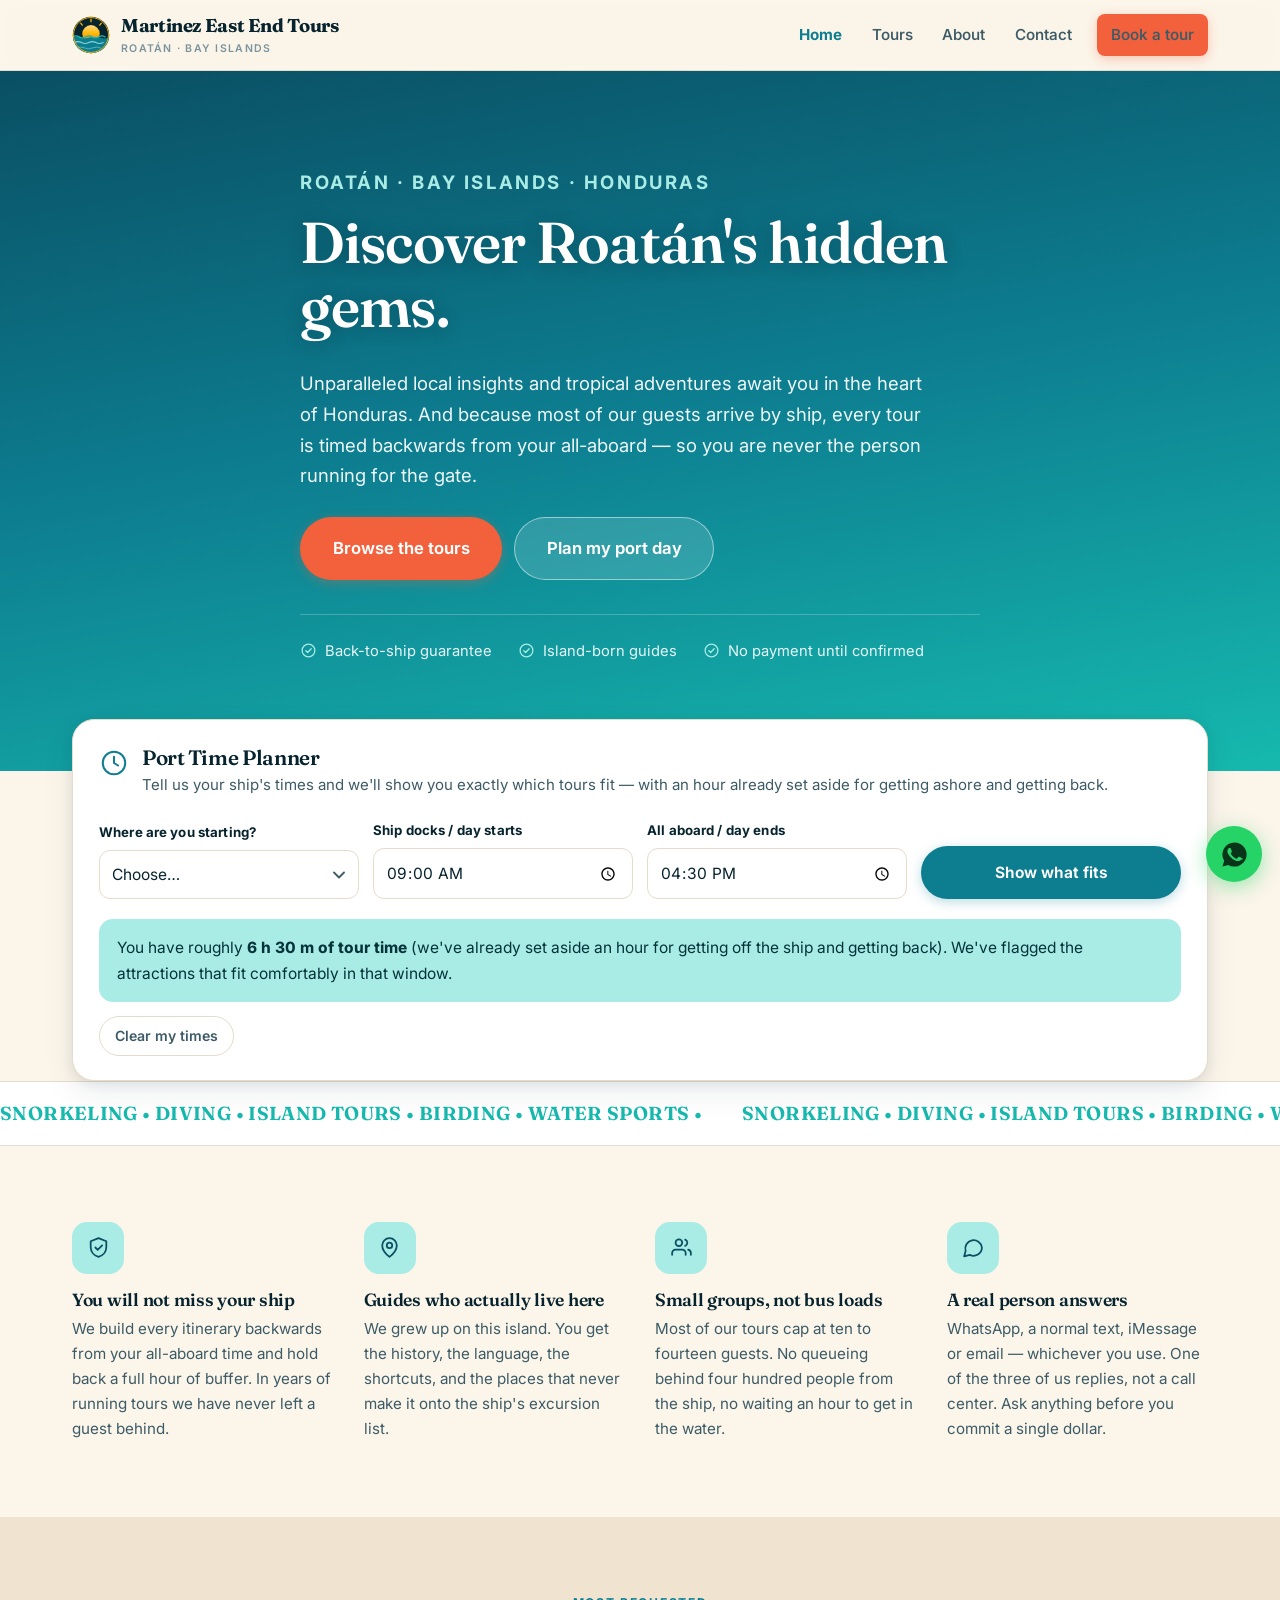
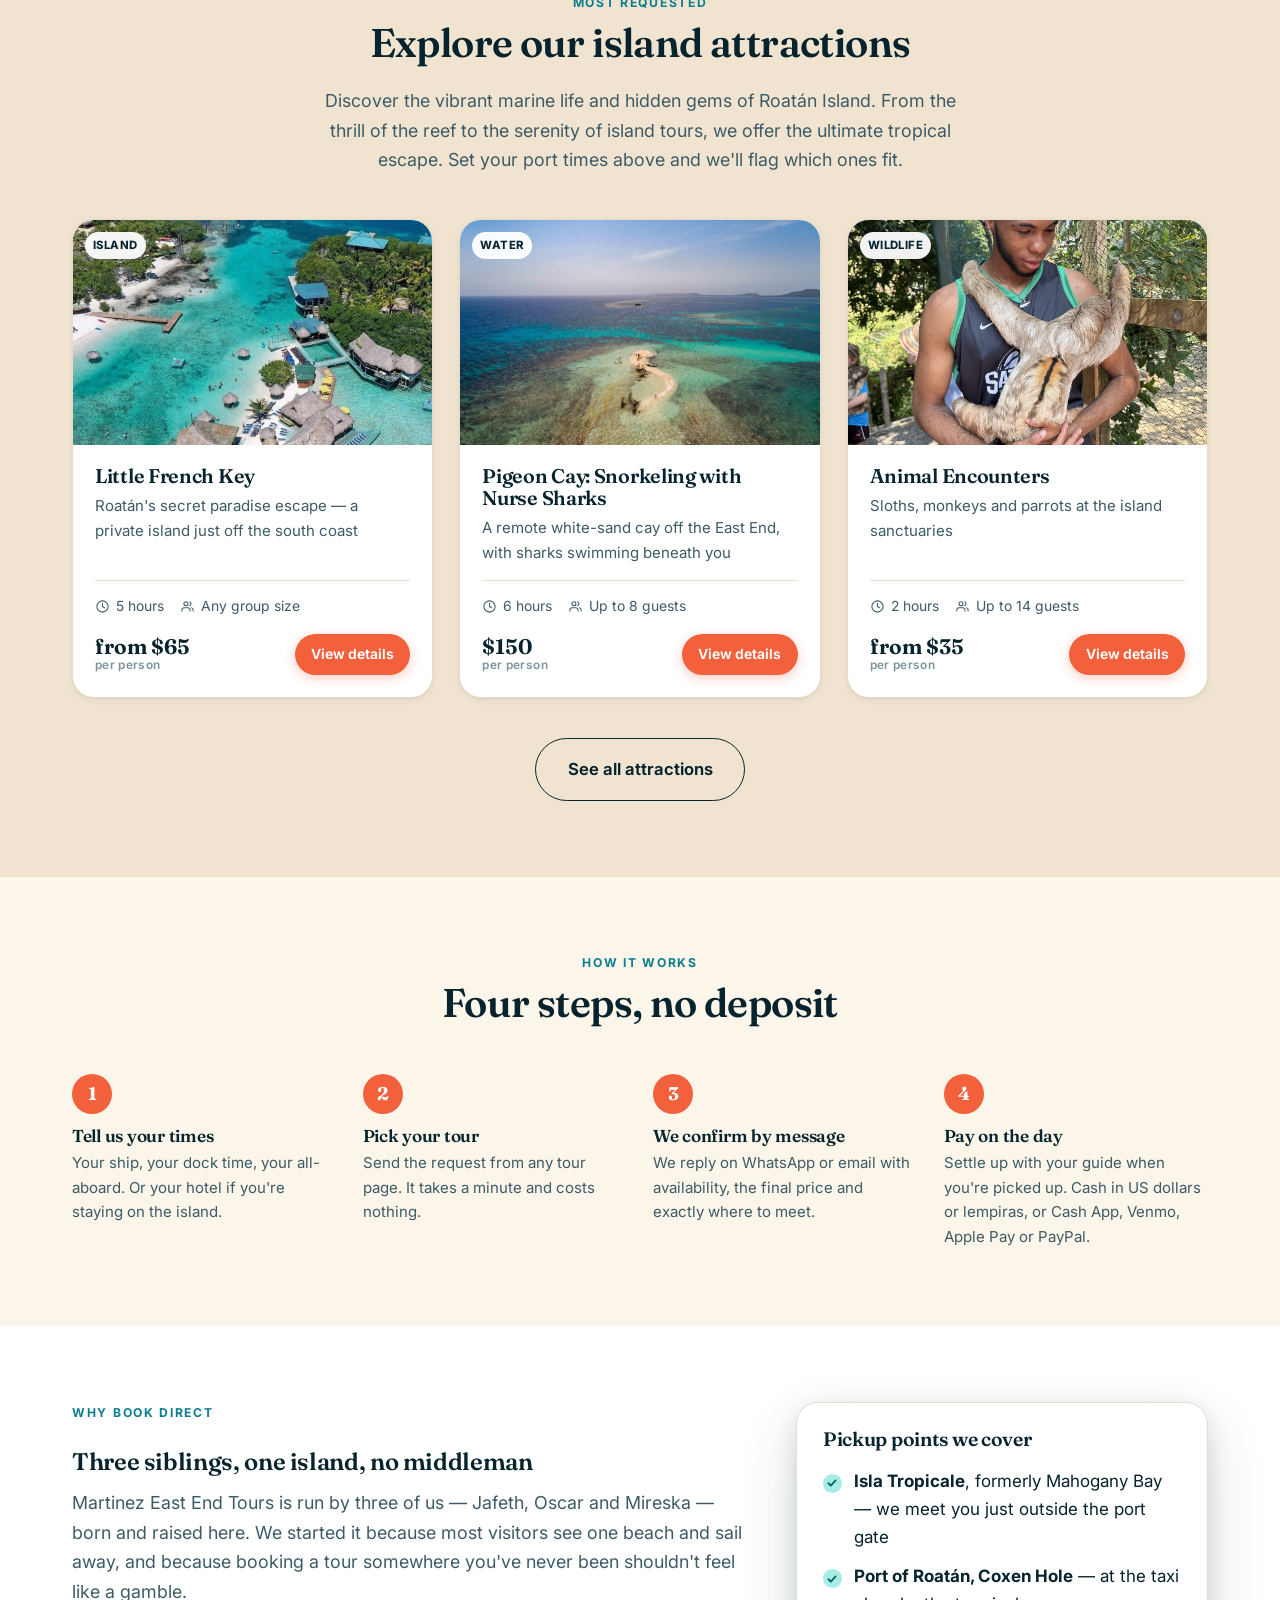
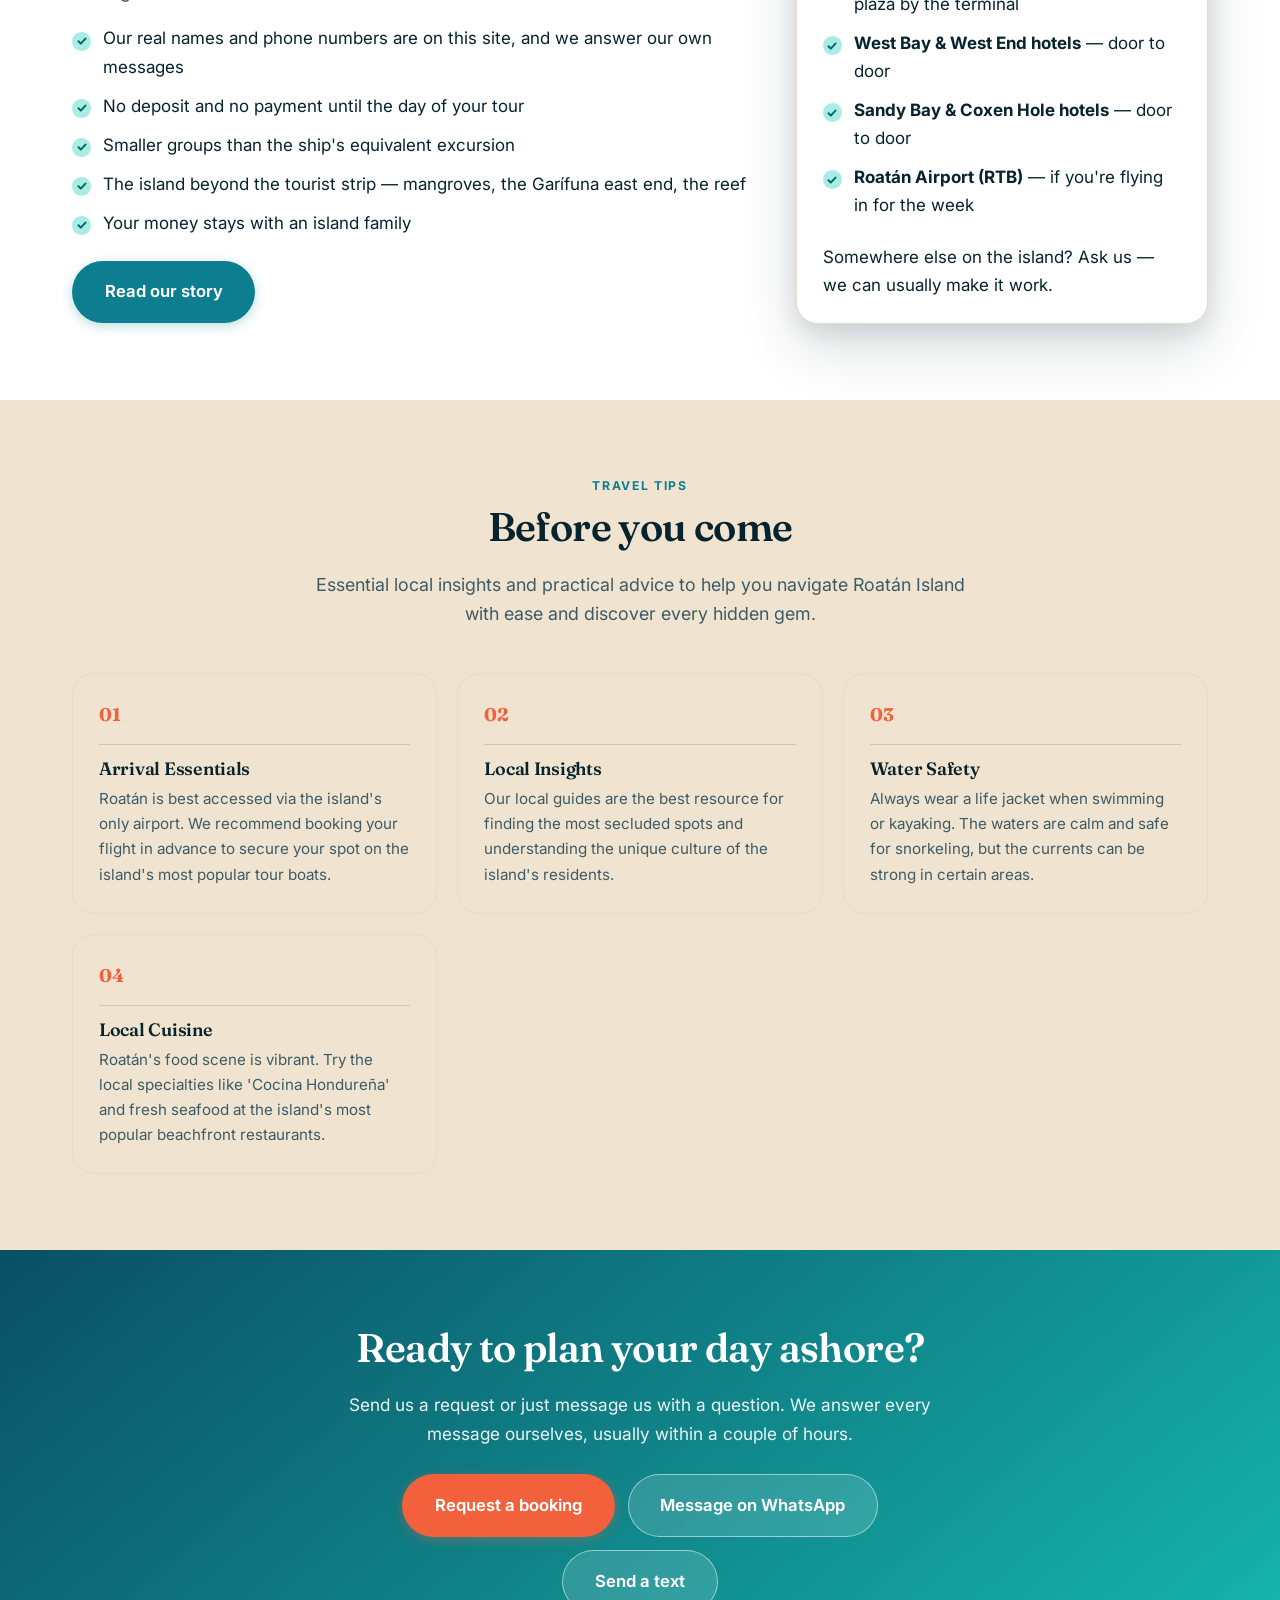
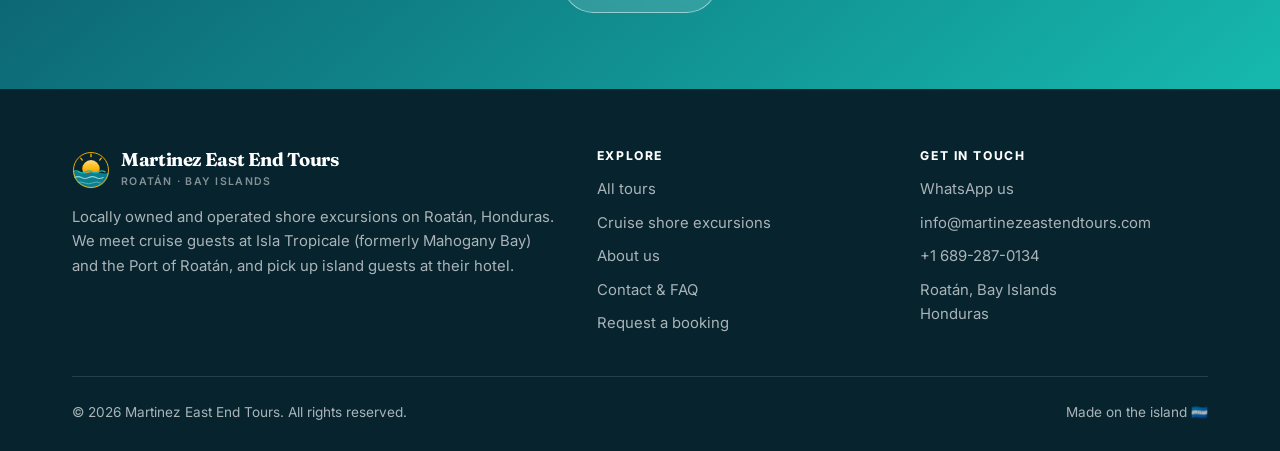
<file: index.html>
<!DOCTYPE html>
<html lang="en">
<head>
<meta charset="utf-8">
<meta name="viewport" content="width=device-width, initial-scale=1">
<title>Roatán Shore Excursions | Martinez East End Tours</title>
<meta name="description" content="Shore excursions in Roatán, Honduras, run by three siblings born on the island. The reef, the mangroves and the Garífuna east end — booked direct, no deposit, and every tour timed to get you back before all-aboard.">
<meta name="theme-color" content="#0d7d90">
<meta property="og:type" content="website">
<meta property="og:title" content="Roatán Shore Excursions | Martinez East End Tours">
<meta property="og:description" content="Locally run shore excursions in Roatán, Honduras. Snorkel the reef, meet the monkeys, zip line the jungle — with pickup at Isla Tropicale (formerly Mahogany Bay) and the Port of Roatán, and every tour timed to get you back before all-aboard.">
<meta property="og:locale" content="en_US">
<meta property="og:image" content="https://martinezeastendtours.com/assets/img/logo-1024.png">
<meta property="og:url" content="https://martinezeastendtours.com/">
<meta property="og:site_name" content="Martinez East End Tours">
<meta name="twitter:card" content="summary">
<link rel="canonical" href="https://martinezeastendtours.com/">
<link rel="icon" type="image/svg+xml" href="assets/img/logo-icon.svg">
<link rel="icon" type="image/png" sizes="32x32" href="assets/img/icon-32.png">
<link rel="apple-touch-icon" sizes="180x180" href="assets/img/icon-180.png">
<link rel="preconnect" href="https://fonts.googleapis.com">
<link rel="preconnect" href="https://fonts.gstatic.com" crossorigin>
<link rel="stylesheet" href="https://fonts.googleapis.com/css2?family=Fraunces:opsz,wght@9..144,500;9..144,600;9..144,700&family=Inter:wght@400;500;600;700&display=swap">
<link rel="stylesheet" href="assets/css/styles.css">
</head>
<body>
<a class="skip" href="#main">Skip to content</a>
<header class="hdr">
  <div class="wrap hdr__in">
    <a class="brand" href="index.html">
      <img class="brand__mark" src="assets/img/logo-icon.svg" alt="" width="40" height="40">
      <span><span class="brand__name" data-site="name">Martinez East End Tours</span>
      <span class="brand__sub">Roatán · Bay Islands</span></span>
    </a>
    <button class="navtoggle" type="button" aria-label="Menu" aria-expanded="false"><span></span></button>
    <nav class="nav" aria-label="Main">
      <a href="index.html" aria-current="page">Home</a>
      <a href="tours.html">Tours</a>
      <a href="about.html">About</a>
      <a href="contact.html">Contact</a>
      <a class="btn btn--primary btn--sm" href="book.html">Book a tour</a>
    </nav>
  </div>
</header>
<main id="main">

  <section class="hero">
    <div class="wrap hero__in">
      <p class="eyebrow">Roatán · Bay Islands · Honduras</p>
      <h1>Discover Roatán's hidden gems.</h1>
      <p>Unparalleled local insights and tropical adventures await you in the heart of
         Honduras. And because most of our guests arrive by ship, every tour is timed
         backwards from your all-aboard — so you are never the person running for the gate.</p>
      <div class="hero__cta">
        <a class="btn btn--primary btn--lg" href="tours.html">Browse the tours</a>
        <a class="btn btn--light btn--lg" href="#planner-section">Plan my port day</a>
      </div>
      <div class="hero__trust">
        <span><svg width="17" height="17" viewBox="0 0 24 24" fill="none" stroke="#a9ece5" stroke-width="1.8" stroke-linecap="round" stroke-linejoin="round"><circle cx="12" cy="12" r="9"/><path d="M8.2 12.3l2.6 2.6 5-5.4"/></svg> Back-to-ship guarantee</span>
        <span><svg width="17" height="17" viewBox="0 0 24 24" fill="none" stroke="#a9ece5" stroke-width="1.8" stroke-linecap="round" stroke-linejoin="round"><circle cx="12" cy="12" r="9"/><path d="M8.2 12.3l2.6 2.6 5-5.4"/></svg> Island-born guides</span>
        <span><svg width="17" height="17" viewBox="0 0 24 24" fill="none" stroke="#a9ece5" stroke-width="1.8" stroke-linecap="round" stroke-linejoin="round"><circle cx="12" cy="12" r="9"/><path d="M8.2 12.3l2.6 2.6 5-5.4"/></svg> No payment until confirmed</span>
      </div>
    </div>
  </section>

  <section id="planner-section" class="wrap">
    <form class="planner planner--float" id="planner">
      <div class="planner__head">
        <svg width="30" height="30" viewBox="0 0 24 24" fill="none" stroke="#0d7d90" stroke-width="1.6" stroke-linecap="round" stroke-linejoin="round"><circle cx="12" cy="12" r="9"/><path d="M12 7v5l3.2 2"/></svg>
        <div>
          <h2>Port Time Planner</h2>
          <p>Tell us your ship's times and we'll show you exactly which tours fit — with an hour already set aside for getting ashore and getting back.</p>
        </div>
      </div>
      <div class="planner__grid">
        <div class="field">
          <label for="p-pickup">Where are you starting?</label>
          <select id="p-pickup" name="pickup">
            <option value="">Choose…</option>
            <option value="mahogany">Isla Tropicale (formerly Mahogany Bay)</option>
            <option value="coxen">Port of Roatán (Coxen Hole)</option>
            <option value="hotel">My hotel on the island</option>
            <option value="airport">Roatán Airport (RTB)</option>
          </select>
        </div>
        <div class="field">
          <label for="p-arrive">Ship docks / day starts</label>
          <input type="time" id="p-arrive" name="arrive" value="09:00">
        </div>
        <div class="field">
          <label for="p-aboard">All aboard / day ends</label>
          <input type="time" id="p-aboard" name="aboard" value="16:30">
        </div>
        <div class="field">
          <span class="label" aria-hidden="true">&nbsp;</span>
          <button class="btn btn--sea" type="submit">Show what fits</button>
        </div>
      </div>
      <div class="planner__out" id="plannerOut" role="status" aria-live="polite"></div>
      <p style="margin:14px 0 0"><button type="button" class="chip" id="plannerReset">Clear my times</button></p>
    </form>
  </section>

  <div class="marquee" aria-hidden="true">
    <div class="marquee__in">
      <span>SNORKELING • DIVING • ISLAND TOURS • BIRDING • WATER SPORTS •</span>
      <span>SNORKELING • DIVING • ISLAND TOURS • BIRDING • WATER SPORTS •</span>
    </div>
  </div>

  <section class="section">
    <div class="wrap">
      <div class="feats">
        <div class="feat">
          <div class="feat__ico"><svg width="25" height="25" viewBox="0 0 24 24" fill="none" stroke="#0a4f63" stroke-width="1.7" stroke-linecap="round" stroke-linejoin="round"><path d="M12 3l7.5 3v5.5c0 4.5-3.1 8.3-7.5 9.5-4.4-1.2-7.5-5-7.5-9.5V6z"/><path d="M9 12l2.2 2.2L15.5 10"/></svg></div>
          <h3>You will not miss your ship</h3>
          <p>We build every itinerary backwards from your all-aboard time and hold back a full hour of buffer. In years of running tours we have never left a guest behind.</p>
        </div>
        <div class="feat">
          <div class="feat__ico"><svg width="25" height="25" viewBox="0 0 24 24" fill="none" stroke="#0a4f63" stroke-width="1.7" stroke-linecap="round" stroke-linejoin="round"><path d="M12 21s7-5.6 7-11a7 7 0 1 0-14 0c0 5.4 7 11 7 11z"/><circle cx="12" cy="10" r="2.6"/></svg></div>
          <h3>Guides who actually live here</h3>
          <p>We grew up on this island. You get the history, the language, the shortcuts, and the places that never make it onto the ship's excursion list.</p>
        </div>
        <div class="feat">
          <div class="feat__ico"><svg width="25" height="25" viewBox="0 0 24 24" fill="none" stroke="#0a4f63" stroke-width="1.7" stroke-linecap="round" stroke-linejoin="round"><path d="M16 19v-1.6a3.4 3.4 0 0 0-3.4-3.4H6.4A3.4 3.4 0 0 0 3 17.4V19"/><circle cx="9.5" cy="7.5" r="3.2"/><path d="M21 19v-1.6a3.4 3.4 0 0 0-2.6-3.3"/><path d="M15.5 4.5a3.2 3.2 0 0 1 0 6"/></svg></div>
          <h3>Small groups, not bus loads</h3>
          <p>Most of our tours cap at ten to fourteen guests. No queueing behind four hundred people from the ship, no waiting an hour to get in the water.</p>
        </div>
        <div class="feat">
          <div class="feat__ico"><svg width="25" height="25" viewBox="0 0 24 24" fill="none" stroke="#0a4f63" stroke-width="1.7" stroke-linecap="round" stroke-linejoin="round"><path d="M21 12a8 8 0 0 1-11.6 7.1L4 20.5l1.4-5.2A8 8 0 1 1 21 12z"/></svg></div>
          <h3>A real person answers</h3>
          <p>WhatsApp, a normal text, iMessage or email — whichever you use. One of the three of us replies, not a call center. Ask anything before you commit a single dollar.</p>
        </div>
      </div>
    </div>
  </section>

  <section class="section section--sand">
    <div class="wrap">
      <div class="center narrow" style="margin-bottom:44px">
        <p class="eyebrow">Most requested</p>
        <h2>Explore our island attractions</h2>
        <p class="lede">Discover the vibrant marine life and hidden gems of Roatán Island. From the thrill of the reef to the serenity of island tours, we offer the ultimate tropical escape. Set your port times above and we'll flag which ones fit.</p>
      </div>
      <div class="grid" id="featured"></div>
      <div class="center" style="margin-top:40px">
        <a class="btn btn--ghost btn--lg" href="tours.html">See all attractions</a>
      </div>
    </div>
  </section>

  <section class="section">
    <div class="wrap">
      <div class="center narrow" style="margin-bottom:48px">
        <p class="eyebrow">How it works</p>
        <h2>Four steps, no deposit</h2>
      </div>
      <div class="steps">
        <div class="step">
          <h3>Tell us your times</h3>
          <p>Your ship, your dock time, your all-aboard. Or your hotel if you're staying on the island.</p>
        </div>
        <div class="step">
          <h3>Pick your tour</h3>
          <p>Send the request from any tour page. It takes a minute and costs nothing.</p>
        </div>
        <div class="step">
          <h3>We confirm by message</h3>
          <p>We reply on WhatsApp or email with availability, the final price and exactly where to meet.</p>
        </div>
        <div class="step">
          <h3>Pay on the day</h3>
          <p>Settle up with your guide when you're picked up. Cash in US dollars or lempiras, or Cash App, Venmo, Apple Pay or PayPal.</p>
        </div>
      </div>
    </div>
  </section>

  <section class="section section--white">
    <div class="wrap">
      <div class="detail" style="align-items:center">
        <div>
          <p class="eyebrow">Why book direct</p>
          <h2>Three siblings, one island, no middleman</h2>
          <p class="lede">Martinez East End Tours is run by three of us — Jafeth, Oscar and Mireska — born and raised here. We started it because most visitors see one beach and sail away, and because booking a tour somewhere you've never been shouldn't feel like a gamble.</p>
          <ul class="ticks">
            <li>Our real names and phone numbers are on this site, and we answer our own messages</li>
            <li>No deposit and no payment until the day of your tour</li>
            <li>Smaller groups than the ship's equivalent excursion</li>
            <li>The island beyond the tourist strip — mangroves, the Garífuna east end, the reef</li>
            <li>Your money stays with an island family</li>
          </ul>
          <a class="btn btn--sea btn--lg" href="about.html">Read our story</a>
        </div>
        <div>
          <div class="planner" style="box-shadow:var(--shadow-lg)">
            <h3 style="margin-bottom:16px">Pickup points we cover</h3>
            <ul class="ticks">
              <li><strong>Isla Tropicale</strong>, formerly Mahogany Bay — we meet you just outside the port gate</li>
              <li><strong>Port of Roatán, Coxen Hole</strong> — at the taxi plaza by the terminal</li>
              <li><strong>West Bay &amp; West End hotels</strong> — door to door</li>
              <li><strong>Sandy Bay &amp; Coxen Hole hotels</strong> — door to door</li>
              <li><strong>Roatán Airport (RTB)</strong> — if you're flying in for the week</li>
            </ul>
            <p class="hint" style="margin:0">Somewhere else on the island? Ask us — we can usually make it work.</p>
          </div>
        </div>
      </div>
    </div>
  </section>

  <!-- =====================================================================
       ✏️  REAL REVIEWS GO HERE
       Once you have genuine reviews from guests, paste them in below and
       delete this comment. Never publish invented reviews — it is illegal
       in many countries and it is the fastest way to lose a Tripadvisor
       listing. Ask every happy guest for one; you will have plenty quickly.

       <section class="section section--sand">
         <div class="wrap">
           <div class="center narrow" style="margin-bottom:44px">
             <p class="eyebrow">Guest reviews</p>
             <h2>What our guests say</h2>
           </div>
           <div class="grid">
             <article class="card"><div class="card__body">
               <p>"Their words here."</p>
               <p class="card__tag"><strong>Guest name</strong> · Ship or month</p>
             </div></article>
           </div>
         </div>
       </section>
  ====================================================================== -->

  <section class="section section--sand">
    <div class="wrap">
      <div class="center narrow" style="margin-bottom:44px">
        <p class="eyebrow">Travel tips</p>
        <h2>Before you come</h2>
        <p class="lede">Essential local insights and practical advice to help you navigate Roatán Island with ease and discover every hidden gem.</p>
      </div>
      <div class="tips" id="tips"></div>
    </div>
  </section>

  <section class="section cta">
    <div class="wrap narrow">
      <h2>Ready to plan your day ashore?</h2>
      <p>Send us a request or just message us with a question. We answer every message ourselves, usually within a couple of hours.</p>
      <div class="cta__btns">
        <a class="btn btn--primary btn--lg" href="book.html">Request a booking</a>
        <a class="btn btn--light btn--lg" data-wa="" href="#">Message on WhatsApp</a>
        <a class="btn btn--light btn--lg" data-sms="" href="#">Send a text</a>
      </div>
    </div>
  </section>

</main>
<footer class="ftr">
  <div class="wrap">
    <div class="ftr__grid">
      <div class="ftr__brand">
        <a class="brand" href="index.html">
          <img class="brand__mark" src="assets/img/logo-icon.svg" alt="" width="40" height="40">
          <span><span class="brand__name" data-site="name">Martinez East End Tours</span>
          <span class="brand__sub">Roatán · Bay Islands</span></span>
        </a>
        <p>Locally owned and operated shore excursions on Roatán, Honduras. We meet cruise guests at Isla Tropicale (formerly Mahogany Bay) and the Port of Roatán, and pick up island guests at their hotel.</p>
        <div class="ftr__social">
          <a data-social="facebook" href="#" aria-label="Facebook"><svg width="19" height="19" viewBox="0 0 24 24" fill="currentColor"><path d="M14 9h3V6h-3c-2.2 0-4 1.8-4 4v2H8v3h2v7h3v-7h3l1-3h-4v-2c0-.6.4-1 1-1z"/></svg></a>
          <a data-social="instagram" href="#" aria-label="Instagram"><svg width="19" height="19" viewBox="0 0 24 24" fill="none" stroke="currentColor" stroke-width="1.9"><rect x="3.5" y="3.5" width="17" height="17" rx="5"/><circle cx="12" cy="12" r="3.8"/><circle cx="17.2" cy="6.9" r="1.2" fill="currentColor" stroke="none"/></svg></a>
          <a data-social="tripadvisor" href="#" aria-label="Tripadvisor"><svg width="19" height="19" viewBox="0 0 24 24" fill="none" stroke="currentColor" stroke-width="1.9"><circle cx="7.5" cy="12.5" r="4"/><circle cx="16.5" cy="12.5" r="4"/><path d="M7.5 12.5h.01M16.5 12.5h.01" stroke-width="2.6" stroke-linecap="round"/><path d="M9 7.5c2-1 4-1 6 0"/></svg></a>
        </div>
      </div>
      <div>
        <h4>Explore</h4>
        <ul>
          <li><a href="tours.html">All tours</a></li>
          <li><a href="tours.html">Cruise shore excursions</a></li>
          <li><a href="about.html">About us</a></li>
          <li><a href="contact.html">Contact &amp; FAQ</a></li>
          <li><a href="book.html">Request a booking</a></li>
        </ul>
      </div>
      <div>
        <h4>Get in touch</h4>
        <ul>
          <li><a data-wa="" href="#">WhatsApp us</a></li>
          <li><a data-mailto href="#"></a></li>
          <li><a data-tel href="#"></a></li>
          <li>Roatán, Bay Islands<br>Honduras</li>
        </ul>
      </div>
    </div>
    <div class="ftr__base">
      <span>&copy; <span id="year">2026</span> <span data-site="name">Martinez East End Tours</span>. All rights reserved.</span>
      <span>Made on the island 🇭🇳</span>
    </div>
  </div>
</footer>
<a class="wafloat" data-wa="" href="#" aria-label="Chat with us on WhatsApp">
  <svg width="29" height="29" viewBox="0 0 24 24" fill="#08341a"><path d="M12 2a10 10 0 0 0-8.5 15.2L2 22l4.9-1.4A10 10 0 1 0 12 2zm5.6 14.1c-.2.7-1.4 1.3-1.9 1.3-.5.1-1.1.1-1.8-.1-.4-.1-1-.3-1.7-.6-2.9-1.3-4.8-4.3-5-4.5-.1-.2-1.1-1.5-1.1-2.9s.7-2 1-2.3c.2-.3.5-.4.7-.4h.5c.2 0 .4 0 .6.5s.8 2 .9 2.1c.1.2.1.3 0 .5s-.2.4-.3.5l-.4.5c-.2.2-.3.3-.1.7.2.3.9 1.5 1.9 2.4 1.3 1.1 2.3 1.5 2.6 1.6.3.2.5.1.7-.1s.8-.9 1-1.2c.2-.3.4-.3.7-.2s1.8.9 2.1 1c.3.2.5.2.6.4.1.1.1.6-.1 1.3z"/></svg>
</a>
<script src="assets/js/data.js"></script>
<script src="assets/js/app.js"></script>
</body>
</html>
</file>
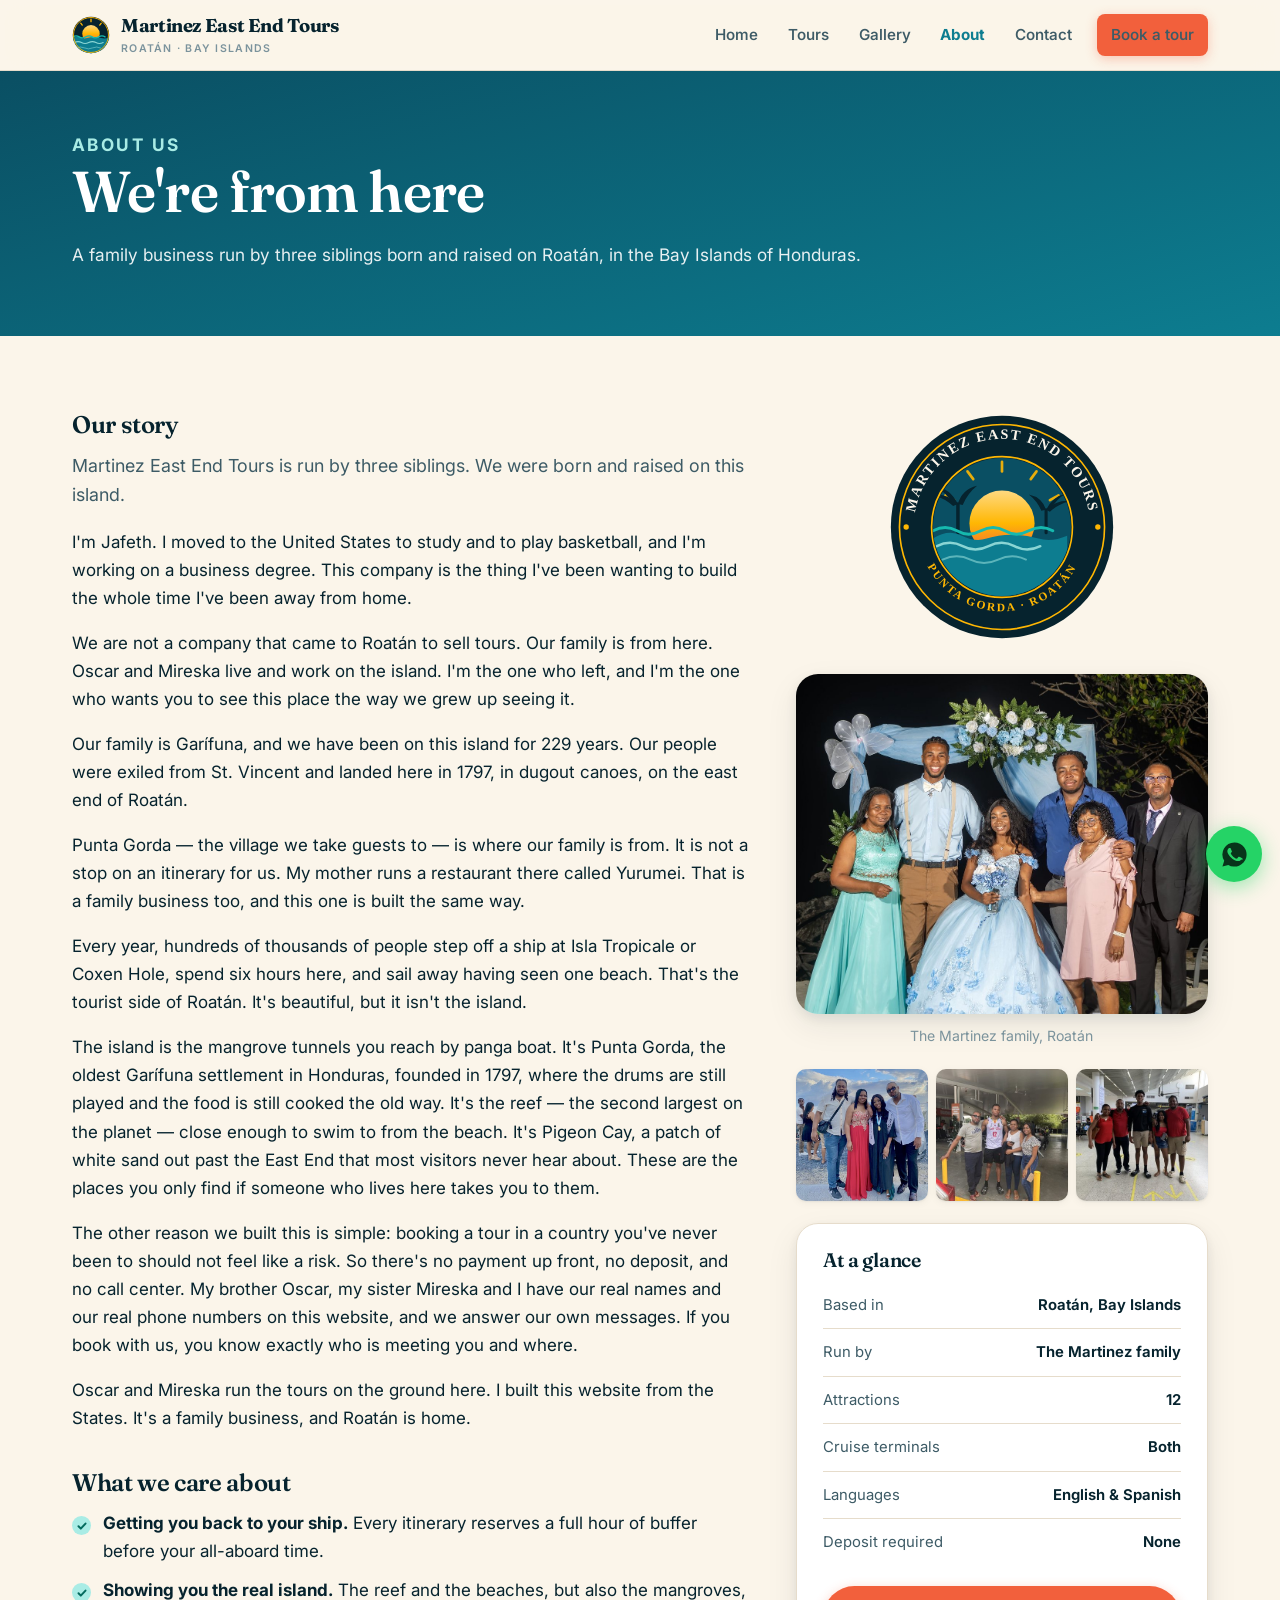
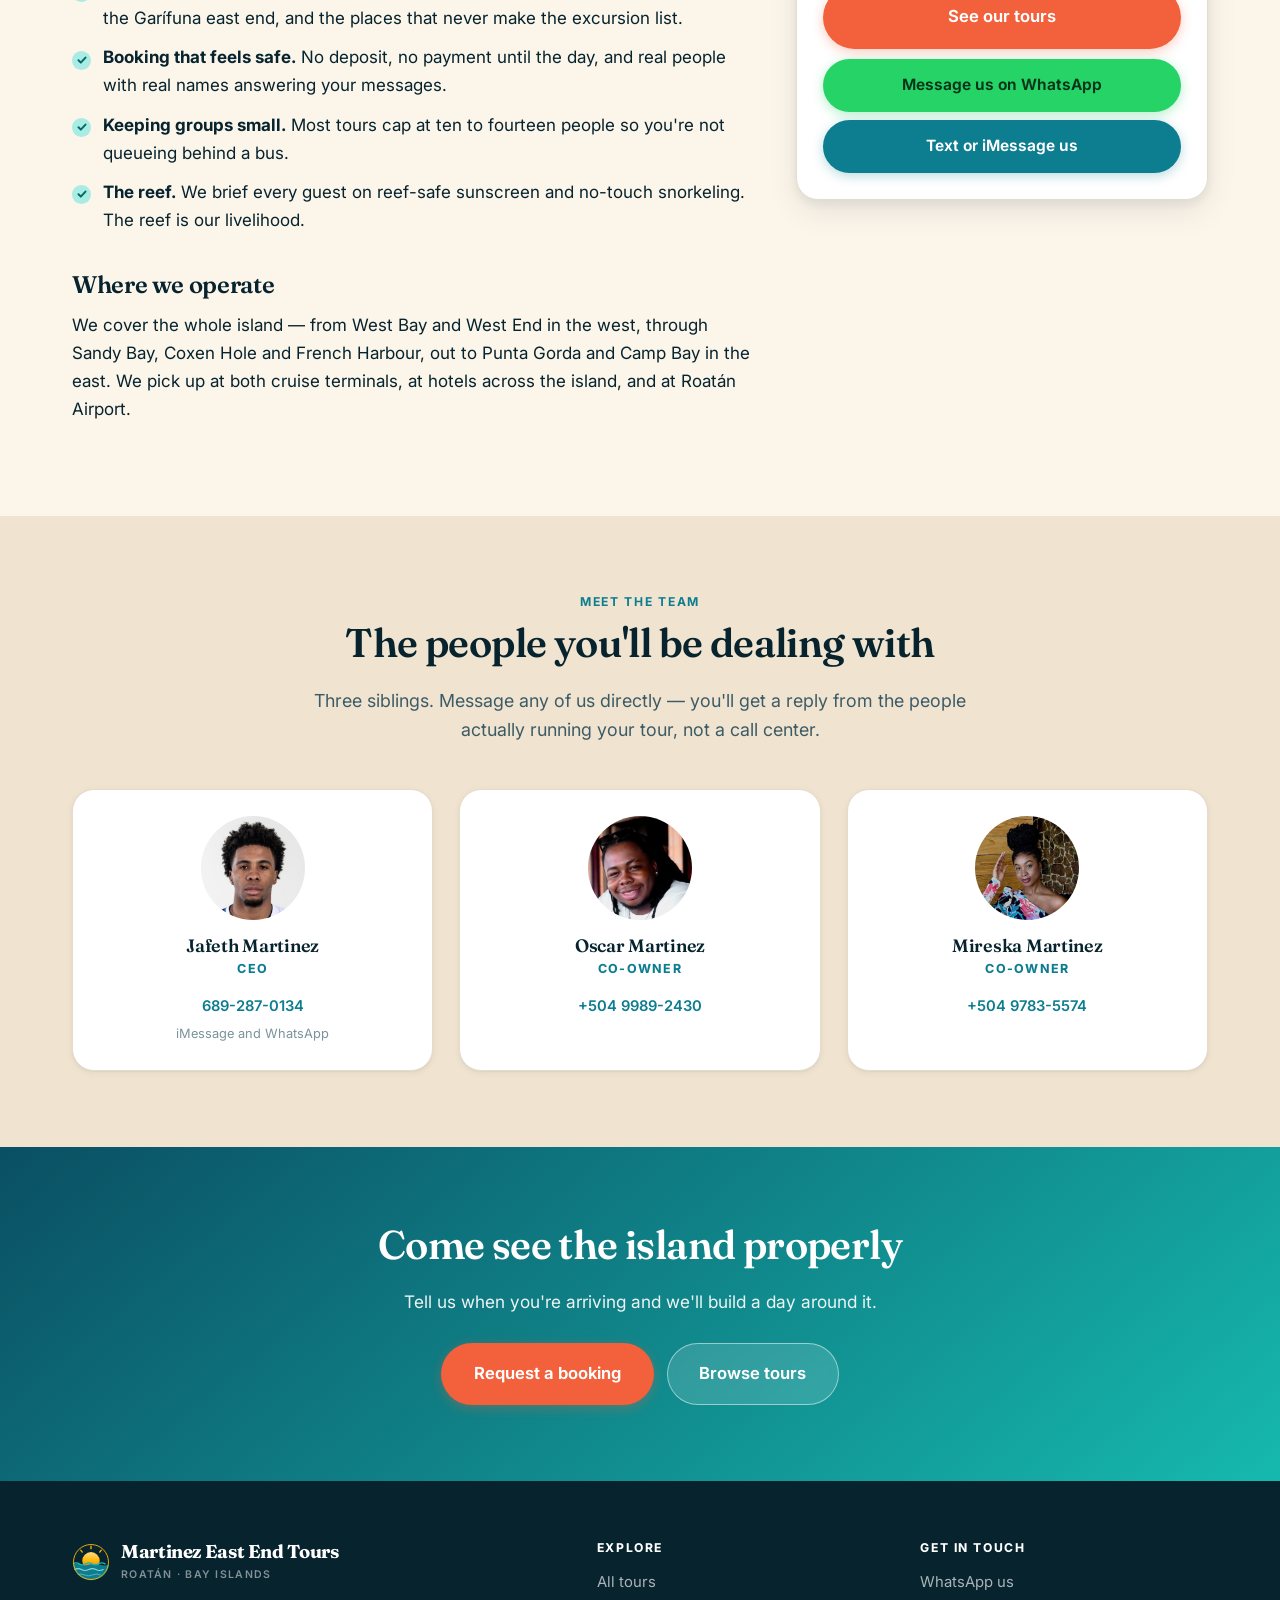
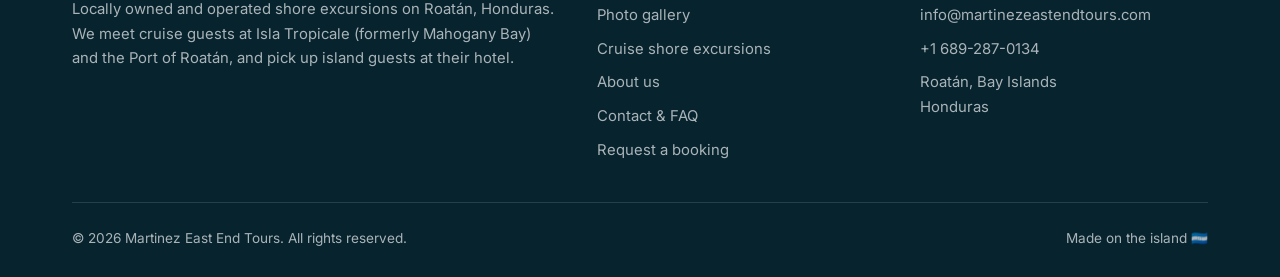
<file: about.html>
<!DOCTYPE html>
<html lang="en">
<head>
<meta charset="utf-8">
<meta name="viewport" content="width=device-width, initial-scale=1">
<title>About Us | Martinez East End Tours, Roatán</title>
<meta name="description" content="Martinez East End Tours is a family business run by three siblings born and raised on Roatán — showing cruise visitors the island beyond the tourist beaches.">
<meta name="theme-color" content="#0d7d90">
<meta property="og:type" content="website">
<meta property="og:title" content="About Us | Martinez East End Tours, Roatán">
<meta property="og:description" content="We are a locally owned tour company on Roatán, Honduras, run by three siblings born and raised on the island.">
<meta property="og:locale" content="en_US">
<meta property="og:image" content="https://martinezeastendtours.com/assets/img/logo-1024.png">
<meta property="og:url" content="https://martinezeastendtours.com/about.html">
<meta property="og:site_name" content="Martinez East End Tours">
<meta name="twitter:card" content="summary">
<meta name="twitter:title" content="About Us | Martinez East End Tours, Roatán">
<meta name="twitter:description" content="We are a locally owned tour company on Roatán, Honduras, run by three siblings born and raised on the island.">
<meta name="twitter:image" content="https://martinezeastendtours.com/assets/img/logo-1024.png">
<link rel="canonical" href="https://martinezeastendtours.com/about.html">
<link rel="icon" type="image/svg+xml" href="assets/img/logo-icon.svg">
<link rel="icon" type="image/png" sizes="32x32" href="assets/img/icon-32.png">
<link rel="apple-touch-icon" sizes="180x180" href="assets/img/icon-180.png">
<link rel="preconnect" href="https://fonts.googleapis.com">
<link rel="preconnect" href="https://fonts.gstatic.com" crossorigin>
<link rel="stylesheet" href="https://fonts.googleapis.com/css2?family=Fraunces:opsz,wght@9..144,500;9..144,600;9..144,700&family=Inter:wght@400;500;600;700&display=swap">
<link rel="stylesheet" href="assets/css/styles.css">
<script type="application/ld+json">
{
  "@context": "https://schema.org",
  "@type": "TravelAgency",
  "name": "Martinez East End Tours",
  "image": "https://martinezeastendtours.com/assets/img/logo-1024.png",
  "url": "https://martinezeastendtours.com/",
  "telephone": "+1 689-287-0134",
  "email": "info@martinezeastendtours.com",
  "address": {
    "@type": "PostalAddress",
    "addressLocality": "Roatán",
    "addressRegion": "Bay Islands",
    "addressCountry": "HN"
  },
  "areaServed": {
    "@type": "Place",
    "name": "Roatán, Bay Islands, Honduras"
  }
}
</script>
</head>
<body>
<a class="skip" href="#main">Skip to content</a>
<header class="hdr">
  <div class="wrap hdr__in">
    <a class="brand" href="index.html">
      <img class="brand__mark" src="assets/img/logo-icon.svg" alt="" width="40" height="40">
      <span><span class="brand__name" data-site="name">Martinez East End Tours</span>
      <span class="brand__sub">Roatán · Bay Islands</span></span>
    </a>
    <button class="navtoggle" type="button" aria-label="Menu" aria-expanded="false"><span></span></button>
    <nav class="nav" aria-label="Main">
      <a href="index.html">Home</a>
      <a href="tours.html">Tours</a>
      <a href="gallery.html">Gallery</a>
      <a href="about.html" aria-current="page">About</a>
      <a href="contact.html">Contact</a>
      <a class="btn btn--primary btn--sm" href="book.html">Book a tour</a>
    </nav>
  </div>
</header>
<main id="main">

  <section class="page-hero">
    <div class="wrap">
      <p class="eyebrow">About us</p>
      <h1>We're from here</h1>
      <p>A family business run by three siblings born and raised on Roatán, in the Bay Islands of Honduras.</p>
    </div>
  </section>

  <section class="section">
    <div class="wrap">
      <div class="detail" style="align-items:start">
        <div>
          <h2 style="margin-top:0">Our story</h2>
          <p class="lede">Martinez East End Tours is run by three siblings. We were born and raised on this island.</p>

          <p>I'm Jafeth. I moved to the United States to study and to play basketball, and I'm working
             on a business degree. This company is the thing I've been wanting to build the whole time
             I've been away from home.</p>

          <p>We are not a company that came to Roat&aacute;n to sell tours. Our family is from here.
             Oscar and Mireska live and work on the island. I'm the one who left, and I'm the one
             who wants you to see this place the way we grew up seeing it.</p>

          <p>Our family is Gar&iacute;funa, and we have been on this island for 229 years.
             Our people were exiled from St. Vincent and landed here in 1797, in dugout canoes,
             on the east end of Roat&aacute;n.</p>

          <p>Punta Gorda — the village we take guests to — is where our family is from. It is not a
             stop on an itinerary for us. My mother runs a restaurant there called Yurumei. That is a
             family business too, and this one is built the same way.</p>

          <p>Every year, hundreds of thousands of people step off a ship at Isla Tropicale or Coxen Hole,
             spend six hours here, and sail away having seen one beach. That's the tourist side of
             Roatán. It's beautiful, but it isn't the island.</p>

          <p>The island is the mangrove tunnels you reach by panga boat. It's Punta Gorda, the oldest
             Garífuna settlement in Honduras, founded in 1797, where the drums are still played and the
             food is still cooked the old way. It's the reef — the second largest on the planet — close
             enough to swim to from the beach. It's Pigeon Cay, a patch of white sand out past the East
             End that most visitors never hear about. These are the places you only find if someone who
             lives here takes you to them.</p>

          <p>The other reason we built this is simple: booking a tour in a country you've never been to
             should not feel like a risk. So there's no payment up front, no deposit, and no call center.
             My brother Oscar, my sister Mireska and I have our real names and our real phone numbers on
             this website, and we answer our own messages. If you book with us, you know exactly who is
             meeting you and where.</p>

          <p>Oscar and Mireska run the tours on the ground here. I built this website from the States.
             It's a family business, and Roatán is home.</p>

          <h2>What we care about</h2>
          <ul class="ticks">
            <li><strong>Getting you back to your ship.</strong> Every itinerary reserves a full hour of buffer before your all-aboard time.</li>
            <li><strong>Showing you the real island.</strong> The reef and the beaches, but also the mangroves, the Garífuna east end, and the places that never make the excursion list.</li>
            <li><strong>Booking that feels safe.</strong> No deposit, no payment until the day, and real people with real names answering your messages.</li>
            <li><strong>Keeping groups small.</strong> Most tours cap at ten to fourteen people so you're not queueing behind a bus.</li>
            <li><strong>The reef.</strong> We brief every guest on reef-safe sunscreen and no-touch snorkeling. The reef is our livelihood.</li>
          </ul>

          <h2>Where we operate</h2>
          <p>We cover the whole island — from West Bay and West End in the west, through Sandy Bay,
             Coxen Hole and French Harbour, out to Punta Gorda and Camp Bay in the east. We pick up at
             both cruise terminals, at hotels across the island, and at Roatán Airport.</p>
        </div>

        <aside>
          <figure class="crestshot">
            <img src="assets/img/logo.svg" alt="Martinez East End Tours crest" width="240" height="240">
          </figure>

          <figure class="famshot">
            <img src="assets/img/family.jpg" alt="The Martinez family" loading="lazy" width="1067" height="1328">
            <figcaption>The Martinez family, Roat&aacute;n</figcaption>
          </figure>

          <div class="famgrid">
            <img src="assets/img/family-2.jpg" alt="The Martinez family" loading="lazy">
            <img src="assets/img/family-3.jpg" alt="The Martinez family" loading="lazy">
            <img src="assets/img/family-4.jpg" alt="The Martinez family" loading="lazy">
          </div>

          <div class="bookbox">
            <h3 style="margin-top:0">At a glance</h3>
            <dl style="margin:0 0 20px">
              <div class="bookbox__row"><dt>Based in</dt><dd>Roatán, Bay Islands</dd></div>
              <div class="bookbox__row"><dt>Run by</dt><dd>The Martinez family</dd></div>
              <div class="bookbox__row"><dt>Attractions</dt><dd>12</dd></div>
              <div class="bookbox__row"><dt>Cruise terminals</dt><dd>Both</dd></div>
              <div class="bookbox__row"><dt>Languages</dt><dd>English &amp; Spanish</dd></div>
              <div class="bookbox__row"><dt>Deposit required</dt><dd>None</dd></div>
            </dl>
            <a class="btn btn--primary btn--block btn--lg" href="tours.html">See our tours</a>
            <a class="btn btn--wa btn--block" style="margin-top:10px" data-wa="" href="#">Message us on WhatsApp</a>
            <a class="btn btn--sms btn--block" style="margin-top:8px" data-sms="" href="#">Text or iMessage us</a>
          </div>
        </aside>
      </div>
    </div>
  </section>

  <section class="section section--sand">
    <div class="wrap">
      <div class="center narrow" style="margin-bottom:44px">
        <p class="eyebrow">Meet the team</p>
        <h2>The people you'll be dealing with</h2>
        <p class="lede">Three siblings. Message any of us directly — you'll get a reply from the people actually running your tour, not a call center.</p>
      </div>
      <div class="team" id="team"></div>
    </div>
  </section>

  <section class="section cta">
    <div class="wrap narrow">
      <h2>Come see the island properly</h2>
      <p>Tell us when you're arriving and we'll build a day around it.</p>
      <div class="cta__btns">
        <a class="btn btn--primary btn--lg" href="book.html">Request a booking</a>
        <a class="btn btn--light btn--lg" href="tours.html">Browse tours</a>
      </div>
    </div>
  </section>
</main>
<footer class="ftr">
  <div class="wrap">
    <div class="ftr__grid">
      <div class="ftr__brand">
        <a class="brand" href="index.html">
          <img class="brand__mark" src="assets/img/logo-icon.svg" alt="" width="40" height="40">
          <span><span class="brand__name" data-site="name">Martinez East End Tours</span>
          <span class="brand__sub">Roatán · Bay Islands</span></span>
        </a>
        <p>Locally owned and operated shore excursions on Roatán, Honduras. We meet cruise guests at Isla Tropicale (formerly Mahogany Bay) and the Port of Roatán, and pick up island guests at their hotel.</p>
        <div class="ftr__social">
          <a data-social="facebook" href="#" aria-label="Facebook"><svg width="19" height="19" viewBox="0 0 24 24" fill="currentColor"><path d="M14 9h3V6h-3c-2.2 0-4 1.8-4 4v2H8v3h2v7h3v-7h3l1-3h-4v-2c0-.6.4-1 1-1z"/></svg></a>
          <a data-social="instagram" href="#" aria-label="Instagram"><svg width="19" height="19" viewBox="0 0 24 24" fill="none" stroke="currentColor" stroke-width="1.9"><rect x="3.5" y="3.5" width="17" height="17" rx="5"/><circle cx="12" cy="12" r="3.8"/><circle cx="17.2" cy="6.9" r="1.2" fill="currentColor" stroke="none"/></svg></a>
          <a data-social="tripadvisor" href="#" aria-label="Tripadvisor"><svg width="19" height="19" viewBox="0 0 24 24" fill="none" stroke="currentColor" stroke-width="1.9"><circle cx="7.5" cy="12.5" r="4"/><circle cx="16.5" cy="12.5" r="4"/><path d="M7.5 12.5h.01M16.5 12.5h.01" stroke-width="2.6" stroke-linecap="round"/><path d="M9 7.5c2-1 4-1 6 0"/></svg></a>
        </div>
      </div>
      <div>
        <h4>Explore</h4>
        <ul>
          <li><a href="tours.html">All tours</a></li>
          <li><a href="gallery.html">Photo gallery</a></li>
          <li><a href="tours.html">Cruise shore excursions</a></li>
          <li><a href="about.html">About us</a></li>
          <li><a href="contact.html">Contact &amp; FAQ</a></li>
          <li><a href="book.html">Request a booking</a></li>
        </ul>
      </div>
      <div>
        <h4>Get in touch</h4>
        <ul>
          <li><a data-wa="" href="#">WhatsApp us</a></li>
          <li><a data-mailto href="#"></a></li>
          <li><a data-tel href="#"></a></li>
          <li>Roatán, Bay Islands<br>Honduras</li>
        </ul>
      </div>
    </div>
    <div class="ftr__base">
      <span>&copy; <span id="year">2026</span> <span data-site="name">Martinez East End Tours</span>. All rights reserved.</span>
      <span>Made on the island 🇭🇳</span>
    </div>
  </div>
</footer>
<a class="wafloat" data-wa="" href="#" aria-label="Chat with us on WhatsApp">
  <svg width="29" height="29" viewBox="0 0 24 24" fill="#08341a"><path d="M12 2a10 10 0 0 0-8.5 15.2L2 22l4.9-1.4A10 10 0 1 0 12 2zm5.6 14.1c-.2.7-1.4 1.3-1.9 1.3-.5.1-1.1.1-1.8-.1-.4-.1-1-.3-1.7-.6-2.9-1.3-4.8-4.3-5-4.5-.1-.2-1.1-1.5-1.1-2.9s.7-2 1-2.3c.2-.3.5-.4.7-.4h.5c.2 0 .4 0 .6.5s.8 2 .9 2.1c.1.2.1.3 0 .5s-.2.4-.3.5l-.4.5c-.2.2-.3.3-.1.7.2.3.9 1.5 1.9 2.4 1.3 1.1 2.3 1.5 2.6 1.6.3.2.5.1.7-.1s.8-.9 1-1.2c.2-.3.4-.3.7-.2s1.8.9 2.1 1c.3.2.5.2.6.4.1.1.1.6-.1 1.3z"/></svg>
</a>
<script src="assets/js/data.js"></script>
<script src="assets/js/app.js"></script>
</body>
</html>
</file>
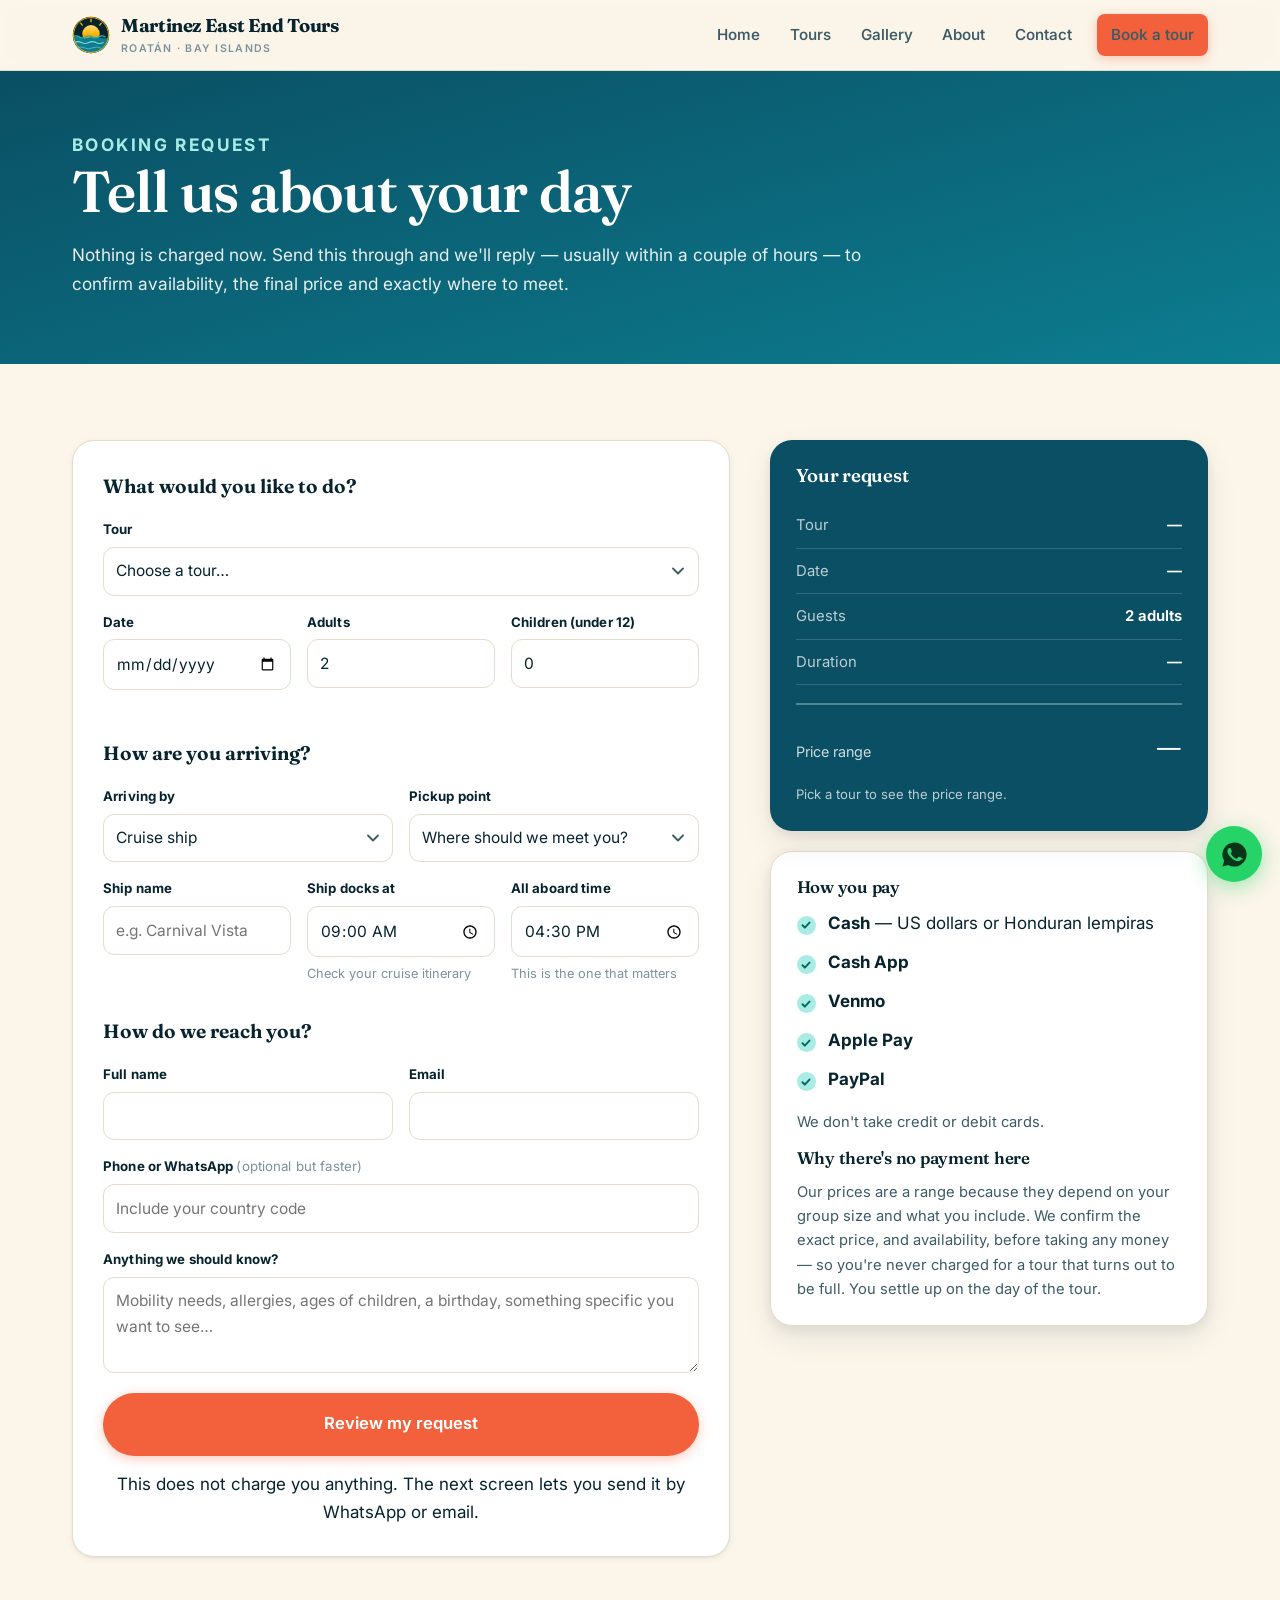
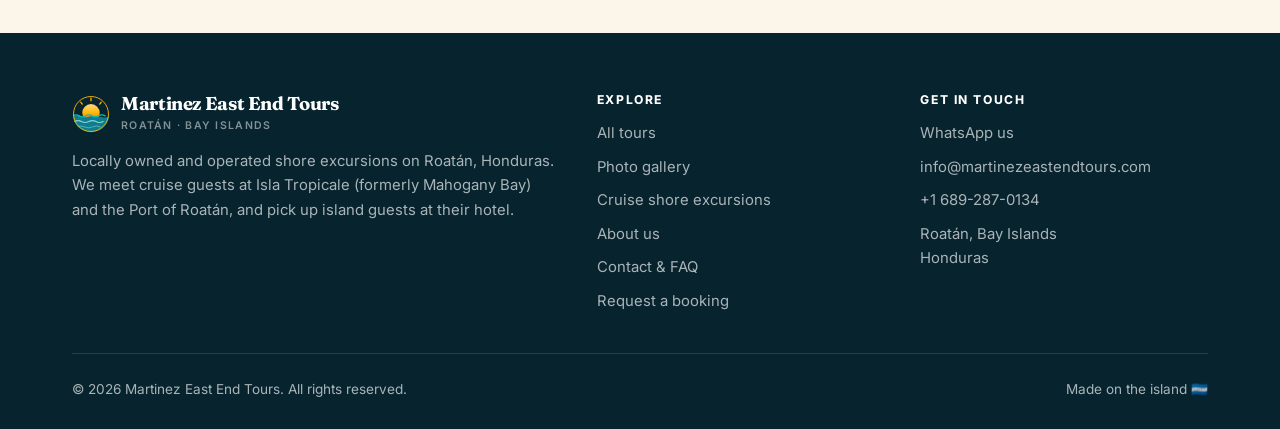
<file: book.html>
<!DOCTYPE html>
<html lang="en">
<head>
<meta charset="utf-8">
<meta name="viewport" content="width=device-width, initial-scale=1">
<title>Book a Roatán Shore Excursion | Martinez East End Tours</title>
<meta name="description" content="Request a Roatán shore excursion for your cruise port day. No payment up front — we confirm availability, price and meeting point by WhatsApp or email.">
<meta name="theme-color" content="#0d7d90">
<meta property="og:type" content="website">
<meta property="og:title" content="Book a Roatán Shore Excursion | Martinez East End Tours">
<meta property="og:description" content="Request a Roatán shore excursion for your cruise port day. No payment up front — we confirm availability, price and meeting point by WhatsApp or email.">
<meta property="og:locale" content="en_US">
<meta property="og:image" content="https://martinezeastendtours.com/assets/img/logo-1024.png">
<meta property="og:url" content="https://martinezeastendtours.com/book.html">
<meta property="og:site_name" content="Martinez East End Tours">
<meta name="twitter:card" content="summary">
<meta name="twitter:title" content="Book a Roatán Shore Excursion | Martinez East End Tours">
<meta name="twitter:description" content="Request a Roatán shore excursion for your cruise port day. No payment up front — we confirm availability, price and meeting point by WhatsApp or email.">
<meta name="twitter:image" content="https://martinezeastendtours.com/assets/img/logo-1024.png">
<link rel="canonical" href="https://martinezeastendtours.com/book.html">
<link rel="icon" type="image/svg+xml" href="assets/img/logo-icon.svg">
<link rel="icon" type="image/png" sizes="32x32" href="assets/img/icon-32.png">
<link rel="apple-touch-icon" sizes="180x180" href="assets/img/icon-180.png">
<link rel="preconnect" href="https://fonts.googleapis.com">
<link rel="preconnect" href="https://fonts.gstatic.com" crossorigin>
<link rel="stylesheet" href="https://fonts.googleapis.com/css2?family=Fraunces:opsz,wght@9..144,500;9..144,600;9..144,700&family=Inter:wght@400;500;600;700&display=swap">
<link rel="stylesheet" href="assets/css/styles.css">
<script type="application/ld+json">
{
  "@context": "https://schema.org",
  "@type": "TravelAgency",
  "name": "Martinez East End Tours",
  "image": "https://martinezeastendtours.com/assets/img/logo-1024.png",
  "url": "https://martinezeastendtours.com/",
  "telephone": "+1 689-287-0134",
  "email": "info@martinezeastendtours.com",
  "address": {
    "@type": "PostalAddress",
    "addressLocality": "Roatán",
    "addressRegion": "Bay Islands",
    "addressCountry": "HN"
  },
  "areaServed": {
    "@type": "Place",
    "name": "Roatán, Bay Islands, Honduras"
  }
}
</script>
</head>
<body>
<a class="skip" href="#main">Skip to content</a>
<header class="hdr">
  <div class="wrap hdr__in">
    <a class="brand" href="index.html">
      <img class="brand__mark" src="assets/img/logo-icon.svg" alt="" width="40" height="40">
      <span><span class="brand__name" data-site="name">Martinez East End Tours</span>
      <span class="brand__sub">Roatán · Bay Islands</span></span>
    </a>
    <button class="navtoggle" type="button" aria-label="Menu" aria-expanded="false"><span></span></button>
    <nav class="nav" aria-label="Main">
      <a href="index.html">Home</a>
      <a href="tours.html">Tours</a>
      <a href="gallery.html">Gallery</a>
      <a href="about.html">About</a>
      <a href="contact.html">Contact</a>
      <a class="btn btn--primary btn--sm" href="book.html">Book a tour</a>
    </nav>
  </div>
</header>
<main id="main">

  <section class="page-hero">
    <div class="wrap">
      <p class="eyebrow">Booking request</p>
      <h1>Tell us about your day</h1>
      <p>Nothing is charged now. Send this through and we'll reply — usually within a couple of hours — to confirm availability, the final price and exactly where to meet.</p>
    </div>
  </section>

  <section class="section">
    <div class="wrap">
      <div class="bookgrid">

        <div id="formStage">
          <form class="formcard" id="bookForm" novalidate>

            <fieldset class="fset">
              <legend>What would you like to do?</legend>
              <div class="frow frow--full">
                <div class="field">
                  <label for="f-tour">Tour</label>
                  <select id="f-tour" name="tour" required></select>
                  <span class="err"></span>
                </div>
              </div>
              <div class="frow">
                <div class="field">
                  <label for="f-date">Date</label>
                  <input type="date" id="f-date" name="date" required>
                  <span class="err"></span>
                </div>
                <div class="field">
                  <label for="f-adults">Adults</label>
                  <input type="number" id="f-adults" name="adults" min="1" max="40" value="2" required>
                  <span class="err"></span>
                </div>
                <div class="field">
                  <label for="f-kids">Children (under 12)</label>
                  <input type="number" id="f-kids" name="kids" min="0" max="40" value="0">
                  <span class="err"></span>
                </div>
              </div>
              <div class="note hide" id="fitWarn"></div>
            </fieldset>

            <fieldset class="fset">
              <legend>How are you arriving?</legend>
              <div class="frow">
                <div class="field">
                  <label for="f-arrivalBy">Arriving by</label>
                  <select id="f-arrivalBy" name="arrivalBy">
                    <option value="cruise">Cruise ship</option>
                    <option value="flight">Flight</option>
                    <option value="staying">Already staying on the island</option>
                  </select>
                </div>
                <div class="field">
                  <label for="f-pickup">Pickup point</label>
                  <select id="f-pickup" name="pickup"></select>
                </div>
              </div>

              <div id="cruiseFields">
                <div class="frow">
                  <div class="field">
                    <label for="f-ship">Ship name</label>
                    <input type="text" id="f-ship" name="ship" placeholder="e.g. Carnival Vista" autocomplete="off">
                    <span class="err"></span>
                  </div>
                  <div class="field">
                    <label for="f-arrive">Ship docks at</label>
                    <input type="time" id="f-arrive" name="arrive" value="09:00">
                    <span class="hint">Check your cruise itinerary</span>
                  </div>
                  <div class="field">
                    <label for="f-aboard">All aboard time</label>
                    <input type="time" id="f-aboard" name="aboard" value="16:30">
                    <span class="hint">This is the one that matters</span>
                  </div>
                </div>
              </div>

              <div id="hotelFields" class="hide">
                <div class="frow frow--full">
                  <div class="field">
                    <label for="f-hotel">Hotel or address</label>
                    <input type="text" id="f-hotel" name="hotel" placeholder="Where should we pick you up?">
                  </div>
                </div>
              </div>
            </fieldset>

            <fieldset class="fset">
              <legend>How do we reach you?</legend>
              <div class="frow">
                <div class="field">
                  <label for="f-name">Full name</label>
                  <input type="text" id="f-name" name="name" autocomplete="name" required>
                  <span class="err"></span>
                </div>
                <div class="field">
                  <label for="f-email">Email</label>
                  <input type="email" id="f-email" name="email" autocomplete="email" required>
                  <span class="err"></span>
                </div>
              </div>
              <div class="frow frow--full">
                <div class="field">
                  <label for="f-phone">Phone or WhatsApp <span style="font-weight:400;color:var(--ink-faint)">(optional but faster)</span></label>
                  <input type="tel" id="f-phone" name="phone" autocomplete="tel" placeholder="Include your country code">
                </div>
              </div>
              <div class="frow frow--full">
                <div class="field">
                  <label for="f-notes">Anything we should know?</label>
                  <textarea id="f-notes" name="notes" placeholder="Mobility needs, allergies, ages of children, a birthday, something specific you want to see…"></textarea>
                </div>
              </div>
            </fieldset>

            <button class="btn btn--primary btn--lg btn--block" type="submit">Review my request</button>
            <p class="hint" style="text-align:center;margin:14px 0 0">
              This does not charge you anything. The next screen lets you send it by WhatsApp or email.
            </p>
          </form>
        </div>

        <div id="sentStage" class="hide">
          <div class="sent">
            <div class="sent__ico">
              <svg width="32" height="32" viewBox="0 0 24 24" fill="none" stroke="#046b5f" stroke-width="2" stroke-linecap="round" stroke-linejoin="round"><path d="M4 12.5l5 5L20 6.5"/></svg>
            </div>
            <h2>Almost there — send it to us</h2>
            <p class="lede">Your request is ready. Pick whichever you use — WhatsApp, a normal text or iMessage, or email. All three reach us.</p>
            <div class="sent__msg" id="sentMsg"></div>
            <div class="sent__btns">
              <a class="btn btn--wa btn--lg" id="waSend" href="#" target="_blank" rel="noopener">Send on WhatsApp</a>
              <a class="btn btn--sms btn--lg" id="smsSend" href="#">Send by text / iMessage</a>
              <a class="btn btn--ghost btn--lg" id="mailSend" href="#">Send by email</a>
              <button class="btn btn--ghost" type="button" id="copyBtn">Copy request</button>
            </div>
            <p class="hint" style="margin:22px 0 0">
              We reply to every request. If you don't hear from us within 24 hours, message us directly —
              occasionally an email lands in a spam folder.
            </p>
          </div>
        </div>

        <aside>
          <div class="summary">
            <h3>Your request</h3>
            <div class="summary__row"><span>Tour</span><span id="sumTour">—</span></div>
            <div class="summary__row"><span>Date</span><span id="sumDate">—</span></div>
            <div class="summary__row"><span>Guests</span><span id="sumGuests">—</span></div>
            <div class="summary__row"><span>Duration</span><span id="sumDur">—</span></div>
            <div class="summary__total">
              <span>Price range</span>
              <b id="sumTotal">—</b>
            </div>
            <p class="summary__note" id="sumNote">Pick a tour to see the price range.</p>
          </div>

          <div class="planner" style="margin-top:20px">
            <h3 style="font-size:1.05rem;margin-bottom:12px">How you pay</h3>
            <ul class="ticks" data-payments style="margin-bottom:1em"></ul>
            <p style="font-size:.92rem;color:var(--ink-soft);margin-bottom:1em">
              We don't take credit or debit cards.</p>
            <h3 style="font-size:1.05rem;margin-bottom:12px">Why there's no payment here</h3>
            <p style="font-size:.92rem;color:var(--ink-soft);margin-bottom:0">
              Our prices are a range because they depend on your group size and what you include. We confirm
              the exact price, and availability, before taking any money — so you're never charged for a tour
              that turns out to be full. You settle up on the day of the tour.
            </p>
          </div>
        </aside>

      </div>
    </div>
  </section>
</main>
<footer class="ftr">
  <div class="wrap">
    <div class="ftr__grid">
      <div class="ftr__brand">
        <a class="brand" href="index.html">
          <img class="brand__mark" src="assets/img/logo-icon.svg" alt="" width="40" height="40">
          <span><span class="brand__name" data-site="name">Martinez East End Tours</span>
          <span class="brand__sub">Roatán · Bay Islands</span></span>
        </a>
        <p>Locally owned and operated shore excursions on Roatán, Honduras. We meet cruise guests at Isla Tropicale (formerly Mahogany Bay) and the Port of Roatán, and pick up island guests at their hotel.</p>
        <div class="ftr__social">
          <a data-social="facebook" href="#" aria-label="Facebook"><svg width="19" height="19" viewBox="0 0 24 24" fill="currentColor"><path d="M14 9h3V6h-3c-2.2 0-4 1.8-4 4v2H8v3h2v7h3v-7h3l1-3h-4v-2c0-.6.4-1 1-1z"/></svg></a>
          <a data-social="instagram" href="#" aria-label="Instagram"><svg width="19" height="19" viewBox="0 0 24 24" fill="none" stroke="currentColor" stroke-width="1.9"><rect x="3.5" y="3.5" width="17" height="17" rx="5"/><circle cx="12" cy="12" r="3.8"/><circle cx="17.2" cy="6.9" r="1.2" fill="currentColor" stroke="none"/></svg></a>
          <a data-social="tripadvisor" href="#" aria-label="Tripadvisor"><svg width="19" height="19" viewBox="0 0 24 24" fill="none" stroke="currentColor" stroke-width="1.9"><circle cx="7.5" cy="12.5" r="4"/><circle cx="16.5" cy="12.5" r="4"/><path d="M7.5 12.5h.01M16.5 12.5h.01" stroke-width="2.6" stroke-linecap="round"/><path d="M9 7.5c2-1 4-1 6 0"/></svg></a>
        </div>
      </div>
      <div>
        <h4>Explore</h4>
        <ul>
          <li><a href="tours.html">All tours</a></li>
          <li><a href="gallery.html">Photo gallery</a></li>
          <li><a href="tours.html">Cruise shore excursions</a></li>
          <li><a href="about.html">About us</a></li>
          <li><a href="contact.html">Contact &amp; FAQ</a></li>
          <li><a href="book.html">Request a booking</a></li>
        </ul>
      </div>
      <div>
        <h4>Get in touch</h4>
        <ul>
          <li><a data-wa="" href="#">WhatsApp us</a></li>
          <li><a data-mailto href="#"></a></li>
          <li><a data-tel href="#"></a></li>
          <li>Roatán, Bay Islands<br>Honduras</li>
        </ul>
      </div>
    </div>
    <div class="ftr__base">
      <span>&copy; <span id="year">2026</span> <span data-site="name">Martinez East End Tours</span>. All rights reserved.</span>
      <span>Made on the island 🇭🇳</span>
    </div>
  </div>
</footer>
<a class="wafloat" data-wa="" href="#" aria-label="Chat with us on WhatsApp">
  <svg width="29" height="29" viewBox="0 0 24 24" fill="#08341a"><path d="M12 2a10 10 0 0 0-8.5 15.2L2 22l4.9-1.4A10 10 0 1 0 12 2zm5.6 14.1c-.2.7-1.4 1.3-1.9 1.3-.5.1-1.1.1-1.8-.1-.4-.1-1-.3-1.7-.6-2.9-1.3-4.8-4.3-5-4.5-.1-.2-1.1-1.5-1.1-2.9s.7-2 1-2.3c.2-.3.5-.4.7-.4h.5c.2 0 .4 0 .6.5s.8 2 .9 2.1c.1.2.1.3 0 .5s-.2.4-.3.5l-.4.5c-.2.2-.3.3-.1.7.2.3.9 1.5 1.9 2.4 1.3 1.1 2.3 1.5 2.6 1.6.3.2.5.1.7-.1s.8-.9 1-1.2c.2-.3.4-.3.7-.2s1.8.9 2.1 1c.3.2.5.2.6.4.1.1.1.6-.1 1.3z"/></svg>
</a>
<script src="assets/js/data.js"></script>
<script src="assets/js/app.js"></script>
</body>
</html>
</file>
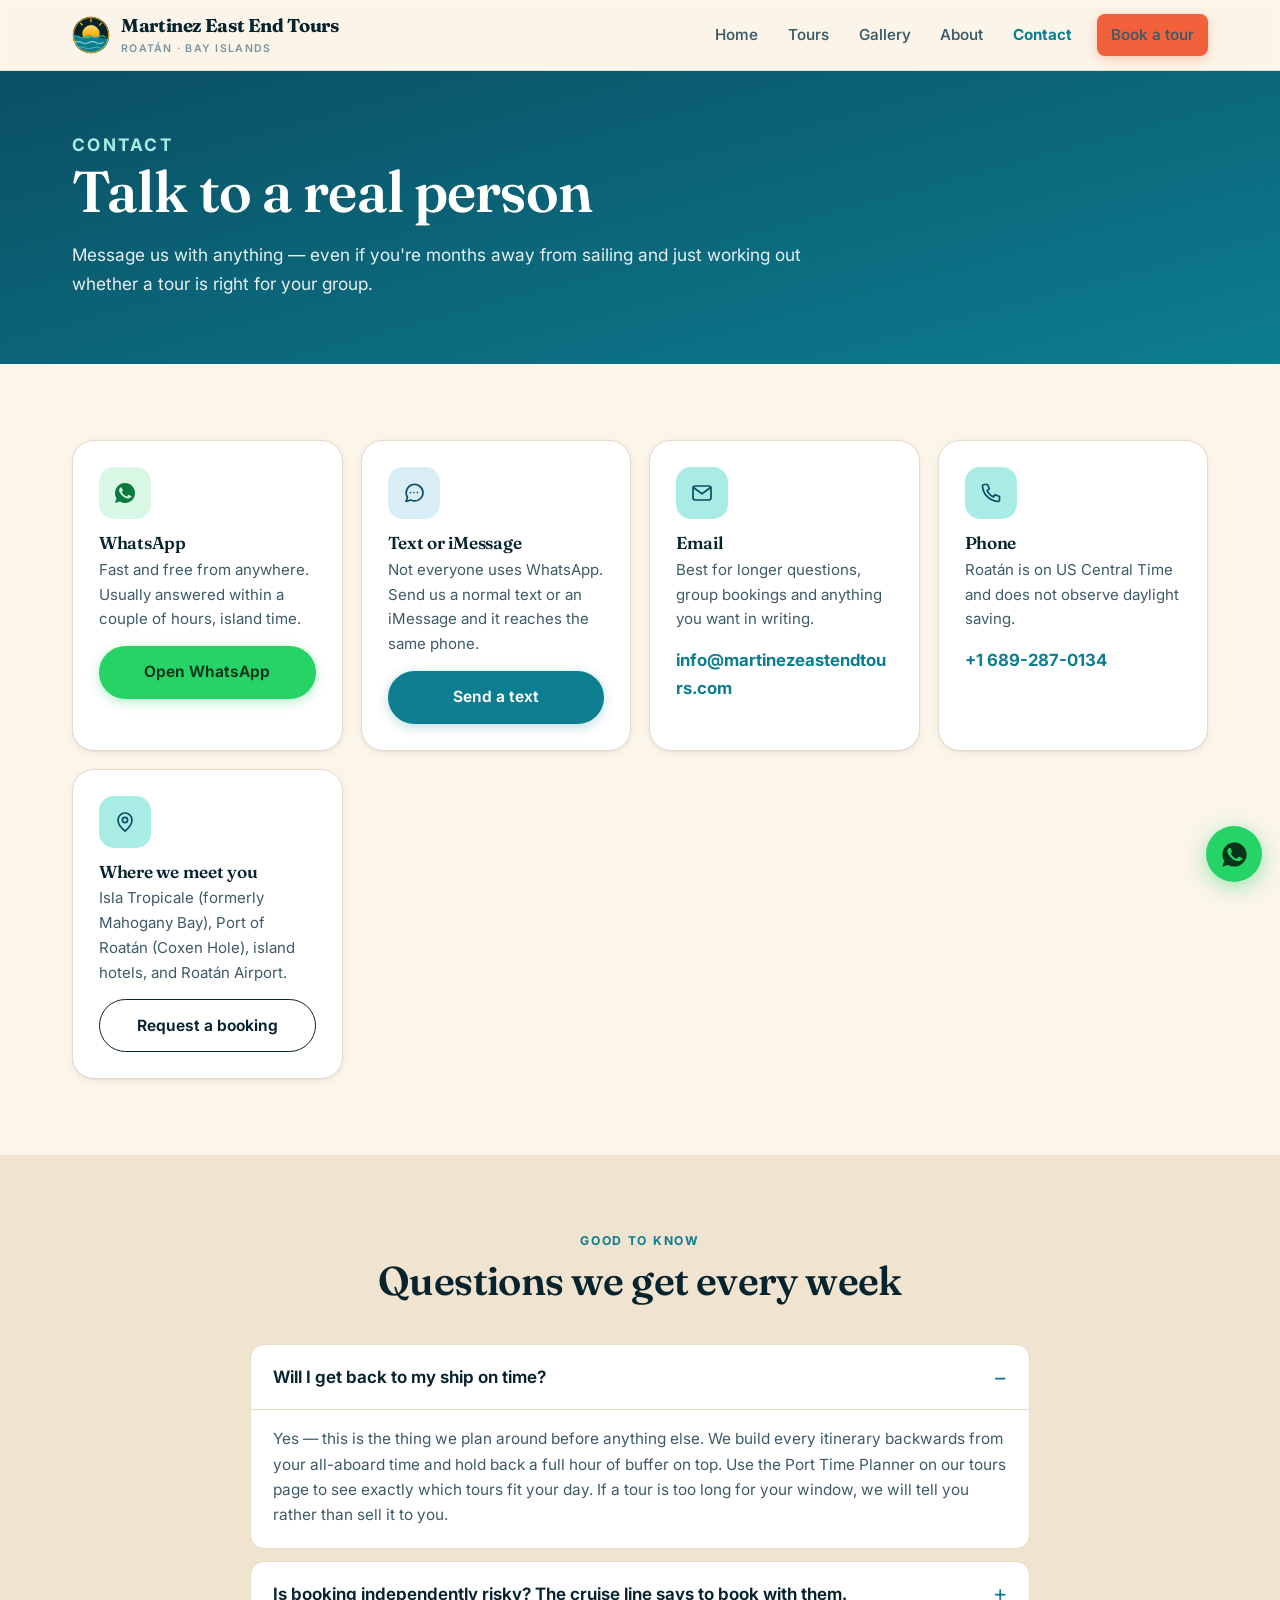
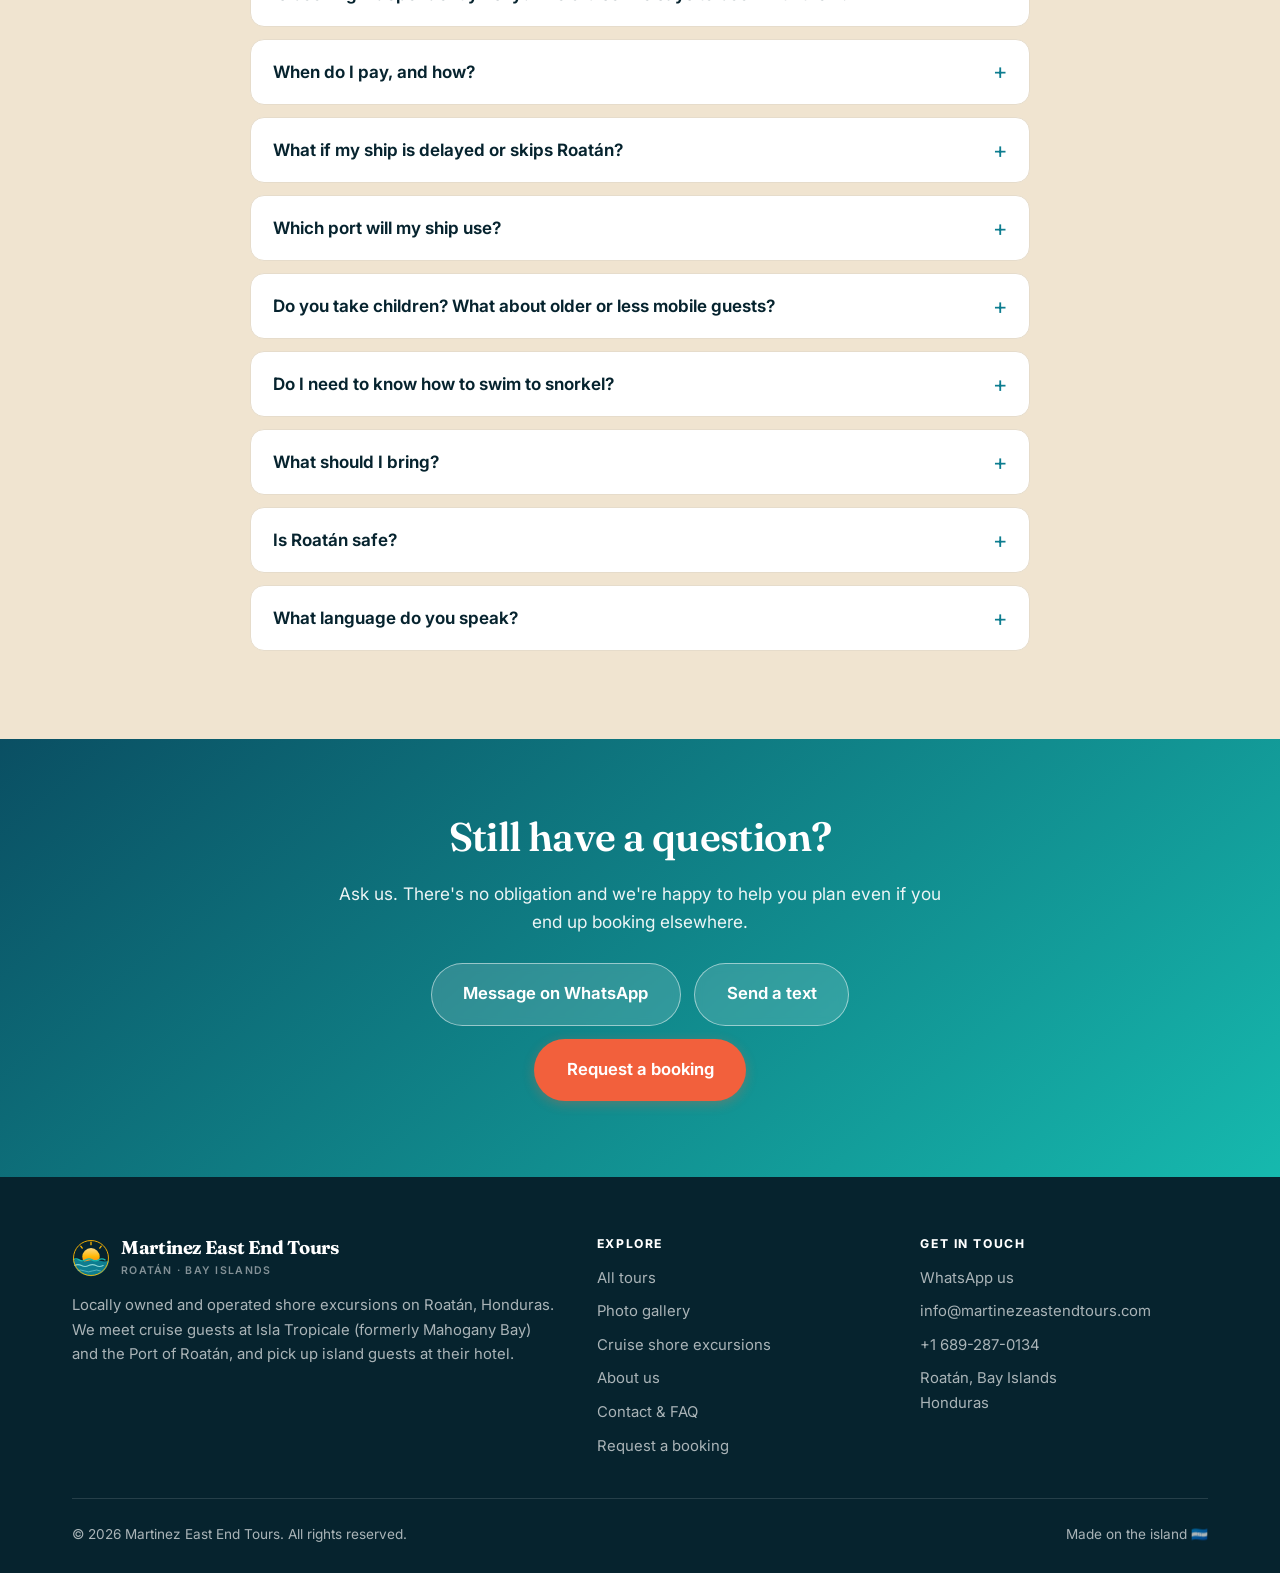
<file: contact.html>
<!DOCTYPE html>
<html lang="en">
<head>
<meta charset="utf-8">
<meta name="viewport" content="width=device-width, initial-scale=1">
<title>Contact &amp; FAQ | Martinez East End Tours, Roatán</title>
<meta name="description" content="Get in touch about a Roatán shore excursion — WhatsApp, email or phone — plus answers to the questions cruise passengers ask us most.">
<meta name="theme-color" content="#0d7d90">
<meta property="og:type" content="website">
<meta property="og:title" content="Contact &amp; FAQ | Martinez East End Tours, Roatán">
<meta property="og:description" content="Get in touch about a Roatán shore excursion — WhatsApp, email or phone — plus answers to the questions cruise passengers ask us most.">
<meta property="og:locale" content="en_US">
<meta property="og:image" content="https://martinezeastendtours.com/assets/img/logo-1024.png">
<meta property="og:url" content="https://martinezeastendtours.com/contact.html">
<meta property="og:site_name" content="Martinez East End Tours">
<meta name="twitter:card" content="summary">
<meta name="twitter:title" content="Contact &amp; FAQ | Martinez East End Tours, Roatán">
<meta name="twitter:description" content="Get in touch about a Roatán shore excursion — WhatsApp, email or phone — plus answers to the questions cruise passengers ask us most.">
<meta name="twitter:image" content="https://martinezeastendtours.com/assets/img/logo-1024.png">
<link rel="canonical" href="https://martinezeastendtours.com/contact.html">
<link rel="icon" type="image/svg+xml" href="assets/img/logo-icon.svg">
<link rel="icon" type="image/png" sizes="32x32" href="assets/img/icon-32.png">
<link rel="apple-touch-icon" sizes="180x180" href="assets/img/icon-180.png">
<link rel="preconnect" href="https://fonts.googleapis.com">
<link rel="preconnect" href="https://fonts.gstatic.com" crossorigin>
<link rel="stylesheet" href="https://fonts.googleapis.com/css2?family=Fraunces:opsz,wght@9..144,500;9..144,600;9..144,700&family=Inter:wght@400;500;600;700&display=swap">
<link rel="stylesheet" href="assets/css/styles.css">
<script type="application/ld+json">
{
  "@context": "https://schema.org",
  "@type": "TravelAgency",
  "name": "Martinez East End Tours",
  "image": "https://martinezeastendtours.com/assets/img/logo-1024.png",
  "url": "https://martinezeastendtours.com/",
  "telephone": "+1 689-287-0134",
  "email": "info@martinezeastendtours.com",
  "address": {
    "@type": "PostalAddress",
    "addressLocality": "Roatán",
    "addressRegion": "Bay Islands",
    "addressCountry": "HN"
  },
  "areaServed": {
    "@type": "Place",
    "name": "Roatán, Bay Islands, Honduras"
  }
}
</script>
</head>
<body>
<a class="skip" href="#main">Skip to content</a>
<header class="hdr">
  <div class="wrap hdr__in">
    <a class="brand" href="index.html">
      <img class="brand__mark" src="assets/img/logo-icon.svg" alt="" width="40" height="40">
      <span><span class="brand__name" data-site="name">Martinez East End Tours</span>
      <span class="brand__sub">Roatán · Bay Islands</span></span>
    </a>
    <button class="navtoggle" type="button" aria-label="Menu" aria-expanded="false"><span></span></button>
    <nav class="nav" aria-label="Main">
      <a href="index.html">Home</a>
      <a href="tours.html">Tours</a>
      <a href="gallery.html">Gallery</a>
      <a href="about.html">About</a>
      <a href="contact.html" aria-current="page">Contact</a>
      <a class="btn btn--primary btn--sm" href="book.html">Book a tour</a>
    </nav>
  </div>
</header>
<main id="main">

  <section class="page-hero">
    <div class="wrap">
      <p class="eyebrow">Contact</p>
      <h1>Talk to a real person</h1>
      <p>Message us with anything — even if you're months away from sailing and just working out whether a tour is right for your group.</p>
    </div>
  </section>

  <section class="section">
    <div class="wrap">
      <div class="contactgrid">
        <div class="contactcard">
          <div class="feat__ico" style="background:#d8f7e4"><svg width="24" height="24" viewBox="0 0 24 24" fill="#0a7a3d"><path d="M12 2a10 10 0 0 0-8.5 15.2L2 22l4.9-1.4A10 10 0 1 0 12 2zm5.6 14.1c-.2.7-1.4 1.3-1.9 1.3-.5.1-1.1.1-1.8-.1-.4-.1-1-.3-1.7-.6-2.9-1.3-4.8-4.3-5-4.5-.1-.2-1.1-1.5-1.1-2.9s.7-2 1-2.3c.2-.3.5-.4.7-.4h.5c.2 0 .4 0 .6.5s.8 2 .9 2.1c.1.2.1.3 0 .5s-.2.4-.3.5l-.4.5c-.2.2-.3.3-.1.7.2.3.9 1.5 1.9 2.4 1.3 1.1 2.3 1.5 2.6 1.6.3.2.5.1.7-.1s.8-.9 1-1.2c.2-.3.4-.3.7-.2s1.8.9 2.1 1c.3.2.5.2.6.4.1.1.1.6-.1 1.3z"/></svg></div>
          <h3>WhatsApp</h3>
          <p>Fast and free from anywhere. Usually answered within a couple of hours, island time.</p>
          <a class="btn btn--wa btn--block" data-wa="" href="#">Open WhatsApp</a>
        </div>
        <div class="contactcard">
          <div class="feat__ico" style="background:#d9edf7"><svg width="24" height="24" viewBox="0 0 24 24" fill="none" stroke="#0a4f63" stroke-width="1.7" stroke-linecap="round" stroke-linejoin="round"><path d="M21 11.5a8.4 8.4 0 0 1-12.1 7.5L4 20.5l1.5-4.2A8.4 8.4 0 1 1 21 11.5z"/><path d="M8.5 11.5h.01M12 11.5h.01M15.5 11.5h.01"/></svg></div>
          <h3>Text or iMessage</h3>
          <p>Not everyone uses WhatsApp. Send us a normal text or an iMessage and it reaches the same phone.</p>
          <a class="btn btn--sms btn--block" data-sms="" href="#">Send a text</a>
        </div>
        <div class="contactcard">
          <div class="feat__ico"><svg width="24" height="24" viewBox="0 0 24 24" fill="none" stroke="#0a4f63" stroke-width="1.7" stroke-linecap="round" stroke-linejoin="round"><rect x="3" y="5" width="18" height="14" rx="2.4"/><path d="M3.4 6.5 12 12.8l8.6-6.3"/></svg></div>
          <h3>Email</h3>
          <p>Best for longer questions, group bookings and anything you want in writing.</p>
          <a class="big" data-mailto href="#"></a>
        </div>
        <div class="contactcard">
          <div class="feat__ico"><svg width="24" height="24" viewBox="0 0 24 24" fill="none" stroke="#0a4f63" stroke-width="1.7" stroke-linecap="round" stroke-linejoin="round"><path d="M5 3.5h3.5l1.8 4.4-2.2 1.6a12.5 12.5 0 0 0 6.4 6.4l1.6-2.2 4.4 1.8V19a1.5 1.5 0 0 1-1.6 1.5A16.5 16.5 0 0 1 3.5 5.1 1.5 1.5 0 0 1 5 3.5z"/></svg></div>
          <h3>Phone</h3>
          <p>Roatán is on US Central Time and does not observe daylight saving.</p>
          <a class="big" data-tel href="#"></a>
        </div>
        <div class="contactcard">
          <div class="feat__ico"><svg width="24" height="24" viewBox="0 0 24 24" fill="none" stroke="#0a4f63" stroke-width="1.7" stroke-linecap="round" stroke-linejoin="round"><path d="M12 21s7-5.6 7-11a7 7 0 1 0-14 0c0 5.4 7 11 7 11z"/><circle cx="12" cy="10" r="2.6"/></svg></div>
          <h3>Where we meet you</h3>
          <p>Isla Tropicale (formerly Mahogany Bay), Port of Roatán (Coxen Hole), island hotels, and Roatán Airport.</p>
          <a class="btn btn--ghost btn--block" href="book.html">Request a booking</a>
        </div>
      </div>
    </div>
  </section>

  <section class="section section--sand">
    <div class="wrap">
      <div class="center narrow" style="margin-bottom:40px">
        <p class="eyebrow">Good to know</p>
        <h2>Questions we get every week</h2>
      </div>
      <div class="faq">

        <details open>
          <summary>Will I get back to my ship on time?</summary>
          <div class="faq__a"><p>Yes — this is the thing we plan around before anything else. We build every itinerary
          backwards from your all-aboard time and hold back a full hour of buffer on top. Use the Port Time Planner on our
          tours page to see exactly which tours fit your day. If a tour is too long for your window, we will tell you
          rather than sell it to you.</p></div>
        </details>

        <details>
          <summary>Is booking independently risky? The cruise line says to book with them.</summary>
          <div class="faq__a"><p>Cruise lines guarantee they will wait for their own excursions. Independent operators
          cannot promise that, which is exactly why we build in an hour of buffer and finish well before all-aboard.
          Roatán is a small island — nowhere we go is more than about 45 minutes from either port. Millions of passengers
          book independently here every year without issue.</p></div>
        </details>

        <details>
          <summary>When do I pay, and how?</summary>
          <div class="faq__a"><p>You pay on the day of the tour. There is no deposit, and nothing is charged when
          you send a booking request.</p>
          <p><strong>We do not take credit or debit cards.</strong> What we do accept:</p>
          <ul class="ticks" data-payments></ul>
          <p>If you plan to pay by app rather than cash, mention it when you book and we'll send you the details.</p></div>
        </details>

        <details>
          <summary>What if my ship is delayed or skips Roatán?</summary>
          <div class="faq__a"><p>You owe us nothing. Weather and mechanical delays are part of cruising and completely
          outside your control — if your ship arrives late we will adjust the plan, and if it does not call at Roatán at
          all, your booking is canceled with no charge. Just message us when you know.</p></div>
        </details>

        <details>
          <summary>Which port will my ship use?</summary>
          <div class="faq__a"><p>Roatán has two cruise terminals. <strong>Isla Tropicale</strong>, which Carnival renamed from Mahogany Bay, mostly
          serves Carnival-group ships, and the <strong>Port of Roatán</strong> in Coxen Hole serves Royal Caribbean,
          Norwegian and others. Your cruise documents will say which one. They are about ten minutes apart and we meet
          guests at both.</p></div>
        </details>

        <details>
          <summary>Do you take children? What about older or less mobile guests?</summary>
          <div class="faq__a"><p>Yes to both, though it depends on the tour. Beach, glass bottom boat, iguana farm and
          island culture tours suit almost everyone. Zip lining and ATV tours have age and weight limits. Tell us the ages
          in your group and any mobility needs in your booking request and we will steer you to the right option — or build
          a private tour around it.</p></div>
        </details>

        <details>
          <summary>Do I need to know how to swim to snorkel?</summary>
          <div class="faq__a"><p>No. Every snorkeller wears a flotation vest and our in-water guides stay with nervous
          swimmers throughout. Plenty of guests snorkel with us having never done it before. If you would rather not get
          in at all, the glass bottom boat tour shows you the same reef from a dry seat.</p></div>
        </details>

        <details>
          <summary>What should I bring?</summary>
          <div class="faq__a"><p>Reef-safe sunscreen (please — regular sunscreen damages the coral), a towel, a hat,
          your swimsuit worn under your clothes, and cash for lunch and tips. Closed-toe shoes are required for zip lining
          and ATV tours. Each tour page lists exactly what to bring.</p></div>
        </details>

        <details>
          <summary>Is Roatán safe?</summary>
          <div class="faq__a"><p>The tourist areas of Roatán — West Bay, West End, Sandy Bay and both cruise ports — are
          well traveled and generally trouble-free, and you will be with a local guide the whole time. Use the same common
          sense you would anywhere: keep valuables on the ship or in the hotel safe, and don't carry more cash than you need
          for the day.</p></div>
        </details>

        <details>
          <summary>What language do you speak?</summary>
          <div class="faq__a"><p>English and Spanish. English is widely spoken across the Bay Islands — it is the first
          language of much of the island — so you will have no trouble communicating with our guides.</p></div>
        </details>

      </div>
    </div>
  </section>

  <section class="section cta">
    <div class="wrap narrow">
      <h2>Still have a question?</h2>
      <p>Ask us. There's no obligation and we're happy to help you plan even if you end up booking elsewhere.</p>
      <div class="cta__btns">
        <a class="btn btn--light btn--lg" data-wa="" href="#">Message on WhatsApp</a>
        <a class="btn btn--light btn--lg" data-sms="" href="#">Send a text</a>
        <a class="btn btn--primary btn--lg" href="book.html">Request a booking</a>
      </div>
    </div>
  </section>
</main>
<footer class="ftr">
  <div class="wrap">
    <div class="ftr__grid">
      <div class="ftr__brand">
        <a class="brand" href="index.html">
          <img class="brand__mark" src="assets/img/logo-icon.svg" alt="" width="40" height="40">
          <span><span class="brand__name" data-site="name">Martinez East End Tours</span>
          <span class="brand__sub">Roatán · Bay Islands</span></span>
        </a>
        <p>Locally owned and operated shore excursions on Roatán, Honduras. We meet cruise guests at Isla Tropicale (formerly Mahogany Bay) and the Port of Roatán, and pick up island guests at their hotel.</p>
        <div class="ftr__social">
          <a data-social="facebook" href="#" aria-label="Facebook"><svg width="19" height="19" viewBox="0 0 24 24" fill="currentColor"><path d="M14 9h3V6h-3c-2.2 0-4 1.8-4 4v2H8v3h2v7h3v-7h3l1-3h-4v-2c0-.6.4-1 1-1z"/></svg></a>
          <a data-social="instagram" href="#" aria-label="Instagram"><svg width="19" height="19" viewBox="0 0 24 24" fill="none" stroke="currentColor" stroke-width="1.9"><rect x="3.5" y="3.5" width="17" height="17" rx="5"/><circle cx="12" cy="12" r="3.8"/><circle cx="17.2" cy="6.9" r="1.2" fill="currentColor" stroke="none"/></svg></a>
          <a data-social="tripadvisor" href="#" aria-label="Tripadvisor"><svg width="19" height="19" viewBox="0 0 24 24" fill="none" stroke="currentColor" stroke-width="1.9"><circle cx="7.5" cy="12.5" r="4"/><circle cx="16.5" cy="12.5" r="4"/><path d="M7.5 12.5h.01M16.5 12.5h.01" stroke-width="2.6" stroke-linecap="round"/><path d="M9 7.5c2-1 4-1 6 0"/></svg></a>
        </div>
      </div>
      <div>
        <h4>Explore</h4>
        <ul>
          <li><a href="tours.html">All tours</a></li>
          <li><a href="gallery.html">Photo gallery</a></li>
          <li><a href="tours.html">Cruise shore excursions</a></li>
          <li><a href="about.html">About us</a></li>
          <li><a href="contact.html">Contact &amp; FAQ</a></li>
          <li><a href="book.html">Request a booking</a></li>
        </ul>
      </div>
      <div>
        <h4>Get in touch</h4>
        <ul>
          <li><a data-wa="" href="#">WhatsApp us</a></li>
          <li><a data-mailto href="#"></a></li>
          <li><a data-tel href="#"></a></li>
          <li>Roatán, Bay Islands<br>Honduras</li>
        </ul>
      </div>
    </div>
    <div class="ftr__base">
      <span>&copy; <span id="year">2026</span> <span data-site="name">Martinez East End Tours</span>. All rights reserved.</span>
      <span>Made on the island 🇭🇳</span>
    </div>
  </div>
</footer>
<a class="wafloat" data-wa="" href="#" aria-label="Chat with us on WhatsApp">
  <svg width="29" height="29" viewBox="0 0 24 24" fill="#08341a"><path d="M12 2a10 10 0 0 0-8.5 15.2L2 22l4.9-1.4A10 10 0 1 0 12 2zm5.6 14.1c-.2.7-1.4 1.3-1.9 1.3-.5.1-1.1.1-1.8-.1-.4-.1-1-.3-1.7-.6-2.9-1.3-4.8-4.3-5-4.5-.1-.2-1.1-1.5-1.1-2.9s.7-2 1-2.3c.2-.3.5-.4.7-.4h.5c.2 0 .4 0 .6.5s.8 2 .9 2.1c.1.2.1.3 0 .5s-.2.4-.3.5l-.4.5c-.2.2-.3.3-.1.7.2.3.9 1.5 1.9 2.4 1.3 1.1 2.3 1.5 2.6 1.6.3.2.5.1.7-.1s.8-.9 1-1.2c.2-.3.4-.3.7-.2s1.8.9 2.1 1c.3.2.5.2.6.4.1.1.1.6-.1 1.3z"/></svg>
</a>
<script src="assets/js/data.js"></script>
<script src="assets/js/app.js"></script>
</body>
</html>
</file>
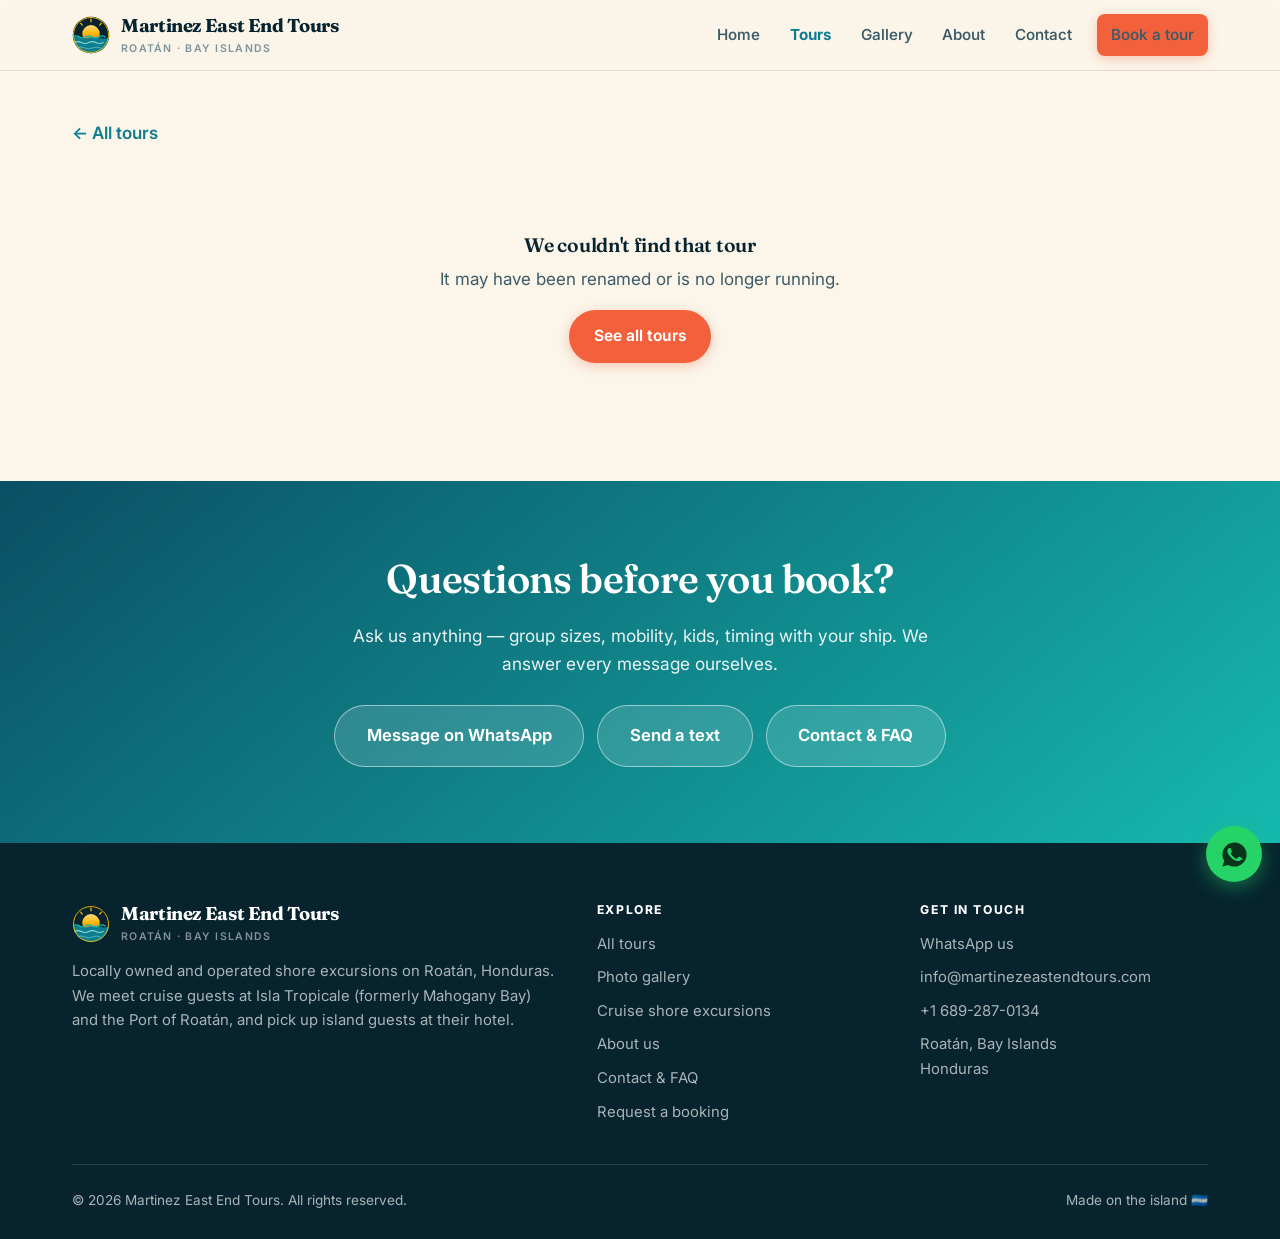
<file: tour.html>
<!DOCTYPE html>
<html lang="en">
<head>
<meta charset="utf-8">
<meta name="viewport" content="width=device-width, initial-scale=1">
<title>Roatán Tour Details &amp; Itinerary | Martinez East End Tours</title>
<meta name="description" content="Full itinerary, inclusions and port-time fit for a Roatán shore excursion — reef, mangroves, wildlife and the Garífuna east end. Pickup at Isla Tropicale or Port of Roatán.">
<meta name="theme-color" content="#0d7d90">
<meta property="og:type" content="website">
<meta property="og:title" content="Roatán Tour Details &amp; Itinerary | Martinez East End Tours">
<meta property="og:description" content="Full itinerary, inclusions and port-time fit for a Roatán shore excursion — reef, mangroves, wildlife and the Garífuna east end. Pickup at Isla Tropicale or Port of Roatán.">
<meta property="og:locale" content="en_US">
<meta property="og:image" content="https://martinezeastendtours.com/assets/img/logo-1024.png">
<meta property="og:url" content="https://martinezeastendtours.com/tour.html">
<meta property="og:site_name" content="Martinez East End Tours">
<meta name="twitter:card" content="summary">
<meta name="twitter:title" content="Roatán Tour Details &amp; Itinerary | Martinez East End Tours">
<meta name="twitter:description" content="Full itinerary, inclusions and port-time fit for a Roatán shore excursion — reef, mangroves, wildlife and the Garífuna east end.">
<meta name="twitter:image" content="https://martinezeastendtours.com/assets/img/logo-1024.png">
<!--
  Fallback metadata above covers non-JS crawlers and the id-less URL.
  Once assets/js/data.js has loaded (it's a normal, parser-blocking
  script at the end of body, so it always runs before this one), the
  deferred script below reads the live TOURS array and the ?id= in the
  URL and overwrites og:title / og:description / og:url / canonical /
  og:image for the specific tour, plus injects a TouristTrip JSON-LD
  block. It never touches assets/js/app.js or assets/js/data.js, and it
  duplicates no tour content — it only reads what's already there.
  document.title and the name="description" tag are left alone here
  because assets/js/app.js (initTour) already sets those per tour.
-->
<script>
// `defer` is ignored on an inline script, so this would otherwise run here in
// <head> — long before data.js defines TOURS at the end of <body>, leaving the
// guard below to bail on every single page load. Wait for DOM ready instead.
document.addEventListener("DOMContentLoaded", function () {
  function setAttr(selector, attr, value) {
    var el = document.querySelector(selector);
    if (el) el.setAttribute(attr, value);
  }
  if (typeof TOURS === "undefined") return;
  var id = new URLSearchParams(location.search).get("id");
  var t = TOURS.filter(function (x) { return x.id === id; })[0];
  if (!t || t.active === false) return;

  var url = "https://martinezeastendtours.com/tour.html?id=" + encodeURIComponent(t.id);
  var desc = (t.blurb || "").slice(0, 155);
  var ogTitle = t.name + " | Martinez East End Tours";

  setAttr('meta[property="og:title"]', "content", ogTitle);
  setAttr('meta[property="og:description"]', "content", desc);
  setAttr('meta[property="og:url"]', "content", url);
  setAttr('meta[name="twitter:title"]', "content", ogTitle);
  setAttr('meta[name="twitter:description"]', "content", desc);
  setAttr('link[rel="canonical"]', "href", url);
  if (t.photo) {
    var imgUrl = "https://martinezeastendtours.com/assets/img/" + t.photo;
    setAttr('meta[property="og:image"]', "content", imgUrl);
    setAttr('meta[name="twitter:image"]', "content", imgUrl);
  }

  // TouristTrip structured data. No prices, ratings or review counts —
  // priceFrom/priceTo in data.js are placeholders and REVIEWS is empty.
  var ld = {
    "@context": "https://schema.org",
    "@type": "TouristTrip",
    "name": t.name,
    "description": desc,
    "url": url,
    "provider": {
      "@type": "TravelAgency",
      "name": "Martinez East End Tours",
      "url": "https://martinezeastendtours.com/"
    }
  };
  if (t.tagline) ld.additionalProperty = { "@type": "PropertyValue", "name": "tagline", "value": t.tagline };
  if (typeof t.minutes === "number" && t.minutes > 0) ld.duration = "PT" + t.minutes + "M";
  if (Array.isArray(t.good) && t.good.length) ld.touristType = t.good;
  if (Array.isArray(t.itinerary) && t.itinerary.length) {
    ld.itinerary = {
      "@type": "ItemList",
      "itemListElement": t.itinerary.map(function (step, i) {
        return { "@type": "ListItem", "position": i + 1, "name": step };
      })
    };
  }
  if (t.photo) ld.image = "https://martinezeastendtours.com/assets/img/" + t.photo;

  var script = document.createElement("script");
  script.type = "application/ld+json";
  script.text = JSON.stringify(ld);
  document.head.appendChild(script);
});
</script>
<link rel="canonical" href="https://martinezeastendtours.com/tour.html">
<link rel="icon" type="image/svg+xml" href="assets/img/logo-icon.svg">
<link rel="icon" type="image/png" sizes="32x32" href="assets/img/icon-32.png">
<link rel="apple-touch-icon" sizes="180x180" href="assets/img/icon-180.png">
<link rel="preconnect" href="https://fonts.googleapis.com">
<link rel="preconnect" href="https://fonts.gstatic.com" crossorigin>
<link rel="stylesheet" href="https://fonts.googleapis.com/css2?family=Fraunces:opsz,wght@9..144,500;9..144,600;9..144,700&family=Inter:wght@400;500;600;700&display=swap">
<link rel="stylesheet" href="assets/css/styles.css">
<script type="application/ld+json">
{
  "@context": "https://schema.org",
  "@type": "TravelAgency",
  "name": "Martinez East End Tours",
  "image": "https://martinezeastendtours.com/assets/img/logo-1024.png",
  "url": "https://martinezeastendtours.com/",
  "telephone": "+1 689-287-0134",
  "email": "info@martinezeastendtours.com",
  "address": {
    "@type": "PostalAddress",
    "addressLocality": "Roatán",
    "addressRegion": "Bay Islands",
    "addressCountry": "HN"
  },
  "areaServed": {
    "@type": "Place",
    "name": "Roatán, Bay Islands, Honduras"
  }
}
</script>
</head>
<body>
<a class="skip" href="#main">Skip to content</a>
<header class="hdr">
  <div class="wrap hdr__in">
    <a class="brand" href="index.html">
      <img class="brand__mark" src="assets/img/logo-icon.svg" alt="" width="40" height="40">
      <span><span class="brand__name" data-site="name">Martinez East End Tours</span>
      <span class="brand__sub">Roatán · Bay Islands</span></span>
    </a>
    <button class="navtoggle" type="button" aria-label="Menu" aria-expanded="false"><span></span></button>
    <nav class="nav" aria-label="Main">
      <a href="index.html">Home</a>
      <a href="tours.html" aria-current="page">Tours</a>
      <a href="gallery.html">Gallery</a>
      <a href="about.html">About</a>
      <a href="contact.html">Contact</a>
      <a class="btn btn--primary btn--sm" href="book.html">Book a tour</a>
    </nav>
  </div>
</header>
<main id="main">
  <section class="section section--tight">
    <div class="wrap">
      <p style="margin-bottom:18px"><a href="tours.html" style="font-weight:600;text-decoration:none">&larr; All tours</a></p>
      <div id="tourDetail"></div>
    </div>
  </section>

  <section class="section cta">
    <div class="wrap narrow">
      <h2>Questions before you book?</h2>
      <p>Ask us anything — group sizes, mobility, kids, timing with your ship. We answer every message ourselves.</p>
      <div class="cta__btns">
        <a class="btn btn--light btn--lg" data-wa="" href="#">Message on WhatsApp</a>
        <a class="btn btn--light btn--lg" data-sms="" href="#">Send a text</a>
        <a class="btn btn--light btn--lg" href="contact.html">Contact &amp; FAQ</a>
      </div>
    </div>
  </section>
</main>
<footer class="ftr">
  <div class="wrap">
    <div class="ftr__grid">
      <div class="ftr__brand">
        <a class="brand" href="index.html">
          <img class="brand__mark" src="assets/img/logo-icon.svg" alt="" width="40" height="40">
          <span><span class="brand__name" data-site="name">Martinez East End Tours</span>
          <span class="brand__sub">Roatán · Bay Islands</span></span>
        </a>
        <p>Locally owned and operated shore excursions on Roatán, Honduras. We meet cruise guests at Isla Tropicale (formerly Mahogany Bay) and the Port of Roatán, and pick up island guests at their hotel.</p>
        <div class="ftr__social">
          <a data-social="facebook" href="#" aria-label="Facebook"><svg width="19" height="19" viewBox="0 0 24 24" fill="currentColor"><path d="M14 9h3V6h-3c-2.2 0-4 1.8-4 4v2H8v3h2v7h3v-7h3l1-3h-4v-2c0-.6.4-1 1-1z"/></svg></a>
          <a data-social="instagram" href="#" aria-label="Instagram"><svg width="19" height="19" viewBox="0 0 24 24" fill="none" stroke="currentColor" stroke-width="1.9"><rect x="3.5" y="3.5" width="17" height="17" rx="5"/><circle cx="12" cy="12" r="3.8"/><circle cx="17.2" cy="6.9" r="1.2" fill="currentColor" stroke="none"/></svg></a>
          <a data-social="tripadvisor" href="#" aria-label="Tripadvisor"><svg width="19" height="19" viewBox="0 0 24 24" fill="none" stroke="currentColor" stroke-width="1.9"><circle cx="7.5" cy="12.5" r="4"/><circle cx="16.5" cy="12.5" r="4"/><path d="M7.5 12.5h.01M16.5 12.5h.01" stroke-width="2.6" stroke-linecap="round"/><path d="M9 7.5c2-1 4-1 6 0"/></svg></a>
        </div>
      </div>
      <div>
        <h4>Explore</h4>
        <ul>
          <li><a href="tours.html">All tours</a></li>
          <li><a href="gallery.html">Photo gallery</a></li>
          <li><a href="tours.html">Cruise shore excursions</a></li>
          <li><a href="about.html">About us</a></li>
          <li><a href="contact.html">Contact &amp; FAQ</a></li>
          <li><a href="book.html">Request a booking</a></li>
        </ul>
      </div>
      <div>
        <h4>Get in touch</h4>
        <ul>
          <li><a data-wa="" href="#">WhatsApp us</a></li>
          <li><a data-mailto href="#"></a></li>
          <li><a data-tel href="#"></a></li>
          <li>Roatán, Bay Islands<br>Honduras</li>
        </ul>
      </div>
    </div>
    <div class="ftr__base">
      <span>&copy; <span id="year">2026</span> <span data-site="name">Martinez East End Tours</span>. All rights reserved.</span>
      <span>Made on the island 🇭🇳</span>
    </div>
  </div>
</footer>
<a class="wafloat" data-wa="" href="#" aria-label="Chat with us on WhatsApp">
  <svg width="29" height="29" viewBox="0 0 24 24" fill="#08341a"><path d="M12 2a10 10 0 0 0-8.5 15.2L2 22l4.9-1.4A10 10 0 1 0 12 2zm5.6 14.1c-.2.7-1.4 1.3-1.9 1.3-.5.1-1.1.1-1.8-.1-.4-.1-1-.3-1.7-.6-2.9-1.3-4.8-4.3-5-4.5-.1-.2-1.1-1.5-1.1-2.9s.7-2 1-2.3c.2-.3.5-.4.7-.4h.5c.2 0 .4 0 .6.5s.8 2 .9 2.1c.1.2.1.3 0 .5s-.2.4-.3.5l-.4.5c-.2.2-.3.3-.1.7.2.3.9 1.5 1.9 2.4 1.3 1.1 2.3 1.5 2.6 1.6.3.2.5.1.7-.1s.8-.9 1-1.2c.2-.3.4-.3.7-.2s1.8.9 2.1 1c.3.2.5.2.6.4.1.1.1.6-.1 1.3z"/></svg>
</a>
<script src="assets/js/data.js"></script>
<script src="assets/js/app.js"></script>
</body>
</html>
</file>
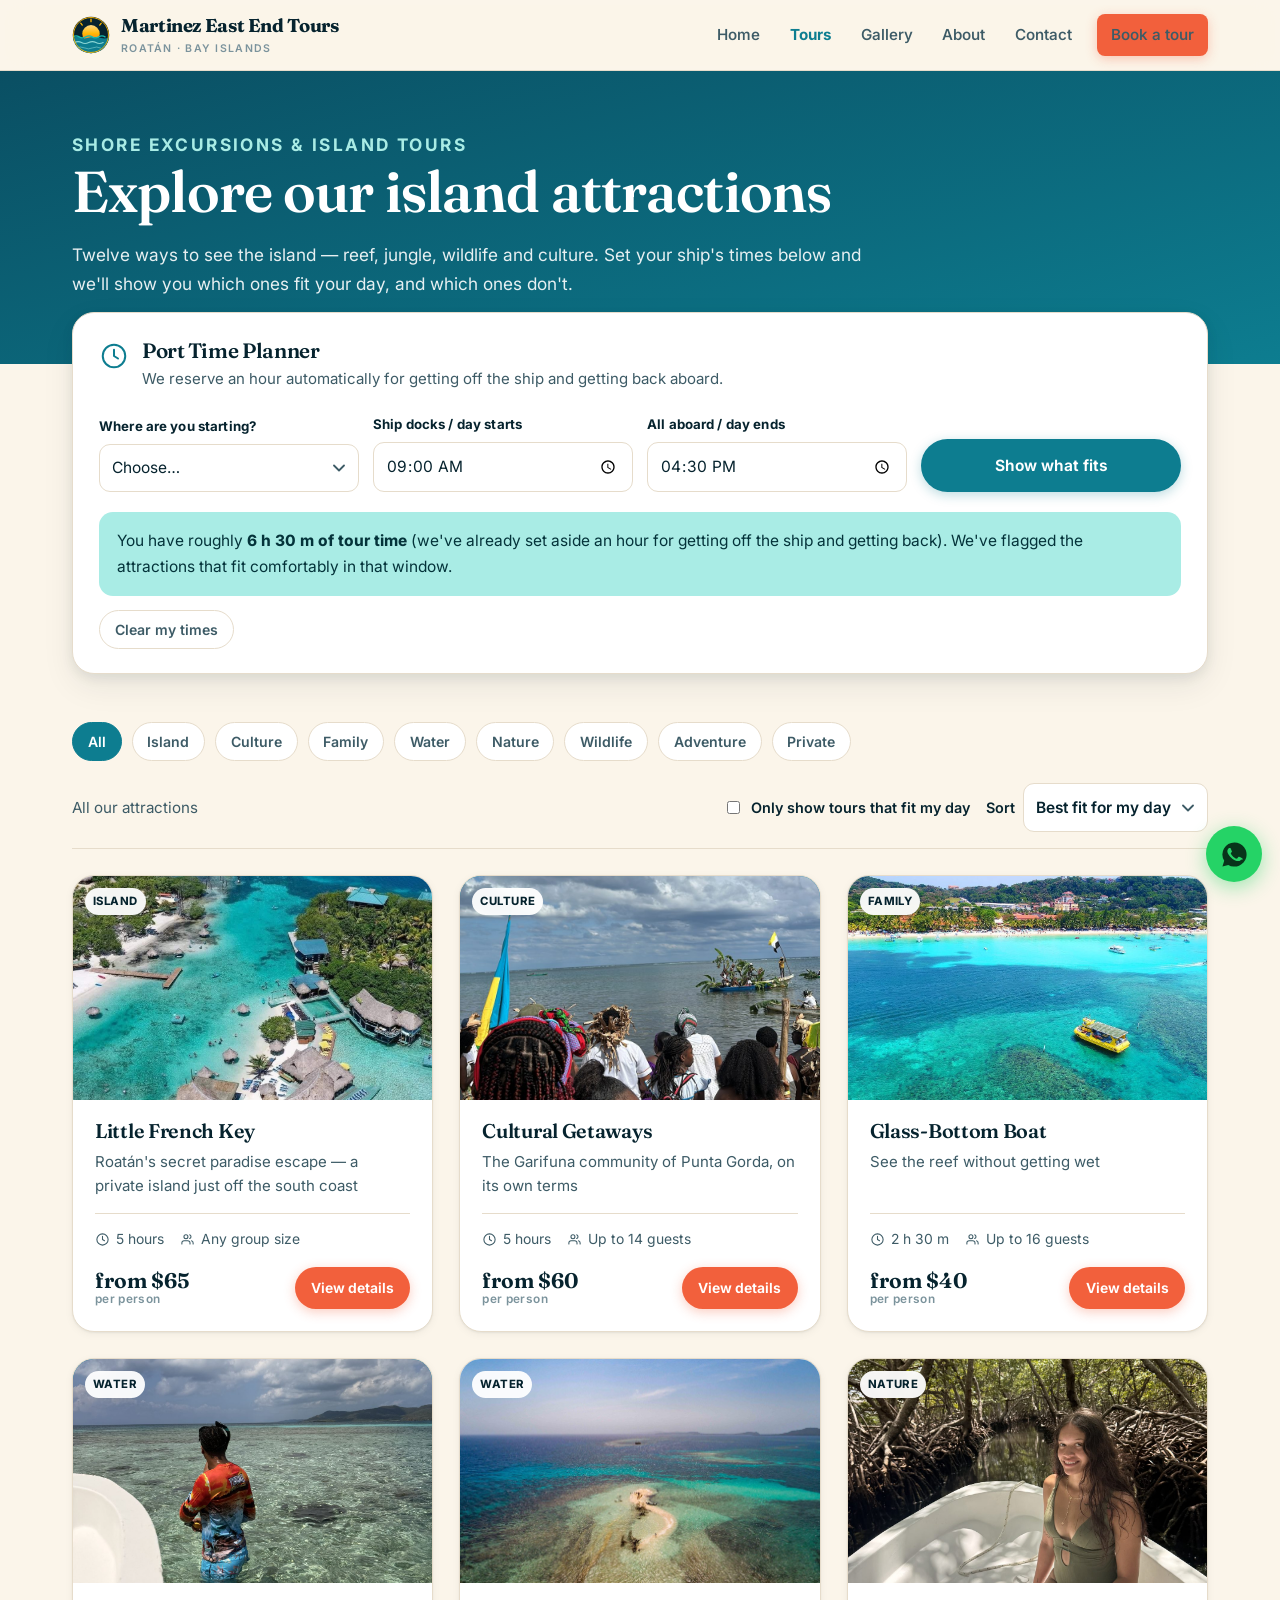
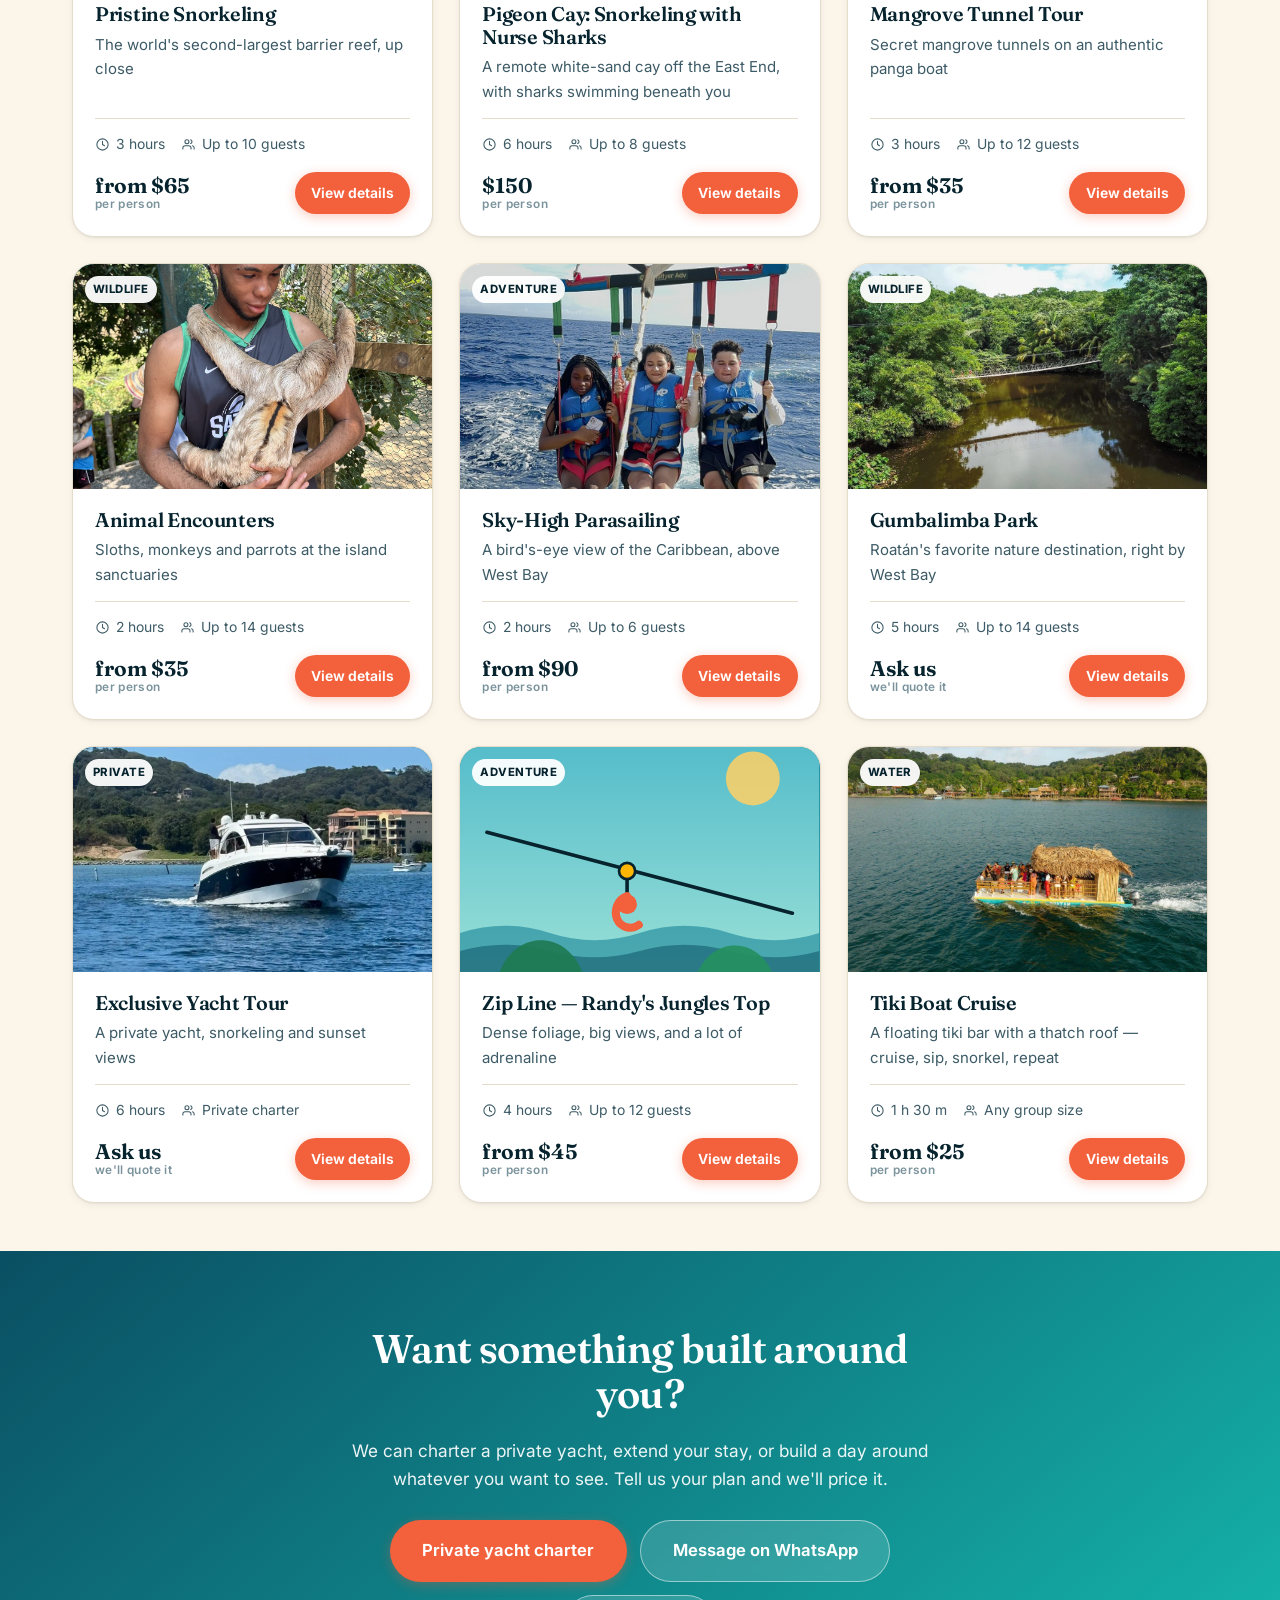
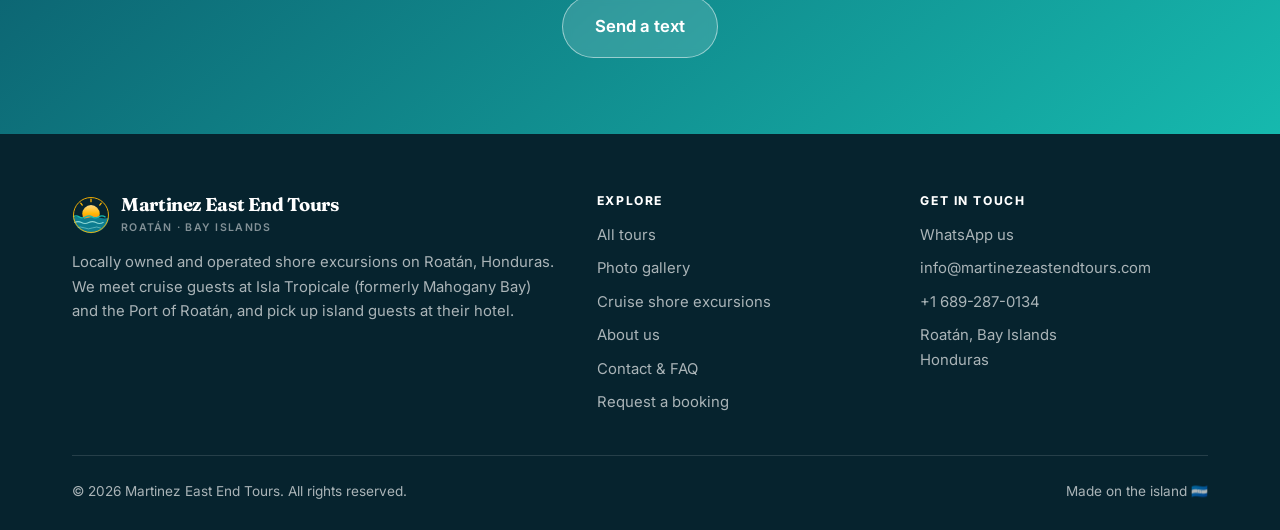
<file: tours.html>
<!DOCTYPE html>
<html lang="en">
<head>
<meta charset="utf-8">
<meta name="viewport" content="width=device-width, initial-scale=1">
<title>All Roatán Tours &amp; Shore Excursions | Martinez East End Tours</title>
<meta name="description" content="12 Roatán shore excursions for cruise passengers at Isla Tropicale and Port of Roatán — snorkeling, zip lines, wildlife, culture. Filter by category or port time.">
<meta name="theme-color" content="#0d7d90">
<meta property="og:type" content="website">
<meta property="og:title" content="All Roatán Tours &amp; Shore Excursions | Filter by Your Port Time">
<meta property="og:description" content="12 Roatán shore excursions for cruise passengers at Isla Tropicale and Port of Roatán — snorkeling, zip lines, wildlife, culture. Filter by category or port time.">
<meta property="og:locale" content="en_US">
<meta property="og:image" content="https://martinezeastendtours.com/assets/img/logo-1024.png">
<meta property="og:url" content="https://martinezeastendtours.com/tours.html">
<meta property="og:site_name" content="Martinez East End Tours">
<meta name="twitter:card" content="summary">
<meta name="twitter:title" content="All Roatán Tours &amp; Shore Excursions | Martinez East End Tours">
<meta name="twitter:description" content="12 Roatán shore excursions for cruise passengers at Isla Tropicale and Port of Roatán — snorkeling, zip lines, wildlife, culture. Filter by category or port time.">
<meta name="twitter:image" content="https://martinezeastendtours.com/assets/img/logo-1024.png">
<link rel="canonical" href="https://martinezeastendtours.com/tours.html">
<link rel="icon" type="image/svg+xml" href="assets/img/logo-icon.svg">
<link rel="icon" type="image/png" sizes="32x32" href="assets/img/icon-32.png">
<link rel="apple-touch-icon" sizes="180x180" href="assets/img/icon-180.png">
<link rel="preconnect" href="https://fonts.googleapis.com">
<link rel="preconnect" href="https://fonts.gstatic.com" crossorigin>
<link rel="stylesheet" href="https://fonts.googleapis.com/css2?family=Fraunces:opsz,wght@9..144,500;9..144,600;9..144,700&family=Inter:wght@400;500;600;700&display=swap">
<link rel="stylesheet" href="assets/css/styles.css">
<script type="application/ld+json">
{
  "@context": "https://schema.org",
  "@type": "TravelAgency",
  "name": "Martinez East End Tours",
  "image": "https://martinezeastendtours.com/assets/img/logo-1024.png",
  "url": "https://martinezeastendtours.com/",
  "telephone": "+1 689-287-0134",
  "email": "info@martinezeastendtours.com",
  "address": {
    "@type": "PostalAddress",
    "addressLocality": "Roatán",
    "addressRegion": "Bay Islands",
    "addressCountry": "HN"
  },
  "areaServed": {
    "@type": "Place",
    "name": "Roatán, Bay Islands, Honduras"
  }
}
</script>
<script>
// `defer` is ignored on an inline script, so this would otherwise run here in
// <head> — long before data.js defines TOURS at the end of <body>, leaving the
// guard below to bail on every single page load. Wait for DOM ready instead.
document.addEventListener("DOMContentLoaded", function () {
  if (typeof TOURS === "undefined") return;
  var active = TOURS.filter(function (t) { return t.active !== false; });
  var ld = {
    "@context": "https://schema.org",
    "@type": "ItemList",
    "itemListElement": active.map(function (t, i) {
      var url = "https://martinezeastendtours.com/tour.html?id=" + encodeURIComponent(t.id);
      var item = {
        "@type": "TouristTrip",
        "name": t.name,
        "description": (t.blurb || "").slice(0, 155),
        "url": url,
        "provider": {
          "@type": "TravelAgency",
          "name": "Martinez East End Tours",
          "url": "https://martinezeastendtours.com/"
        }
      };
      if (typeof t.minutes === "number" && t.minutes > 0) item.duration = "PT" + t.minutes + "M";
      if (t.photo) item.image = "https://martinezeastendtours.com/assets/img/" + t.photo;
      return { "@type": "ListItem", "position": i + 1, "item": item };
    })
  };
  var script = document.createElement("script");
  script.type = "application/ld+json";
  script.text = JSON.stringify(ld);
  document.head.appendChild(script);
});
</script>
</head>
<body>
<a class="skip" href="#main">Skip to content</a>
<header class="hdr">
  <div class="wrap hdr__in">
    <a class="brand" href="index.html">
      <img class="brand__mark" src="assets/img/logo-icon.svg" alt="" width="40" height="40">
      <span><span class="brand__name" data-site="name">Martinez East End Tours</span>
      <span class="brand__sub">Roatán · Bay Islands</span></span>
    </a>
    <button class="navtoggle" type="button" aria-label="Menu" aria-expanded="false"><span></span></button>
    <nav class="nav" aria-label="Main">
      <a href="index.html">Home</a>
      <a href="tours.html" aria-current="page">Tours</a>
      <a href="gallery.html">Gallery</a>
      <a href="about.html">About</a>
      <a href="contact.html">Contact</a>
      <a class="btn btn--primary btn--sm" href="book.html">Book a tour</a>
    </nav>
  </div>
</header>
<main id="main">

  <section class="page-hero">
    <div class="wrap">
      <p class="eyebrow">Shore excursions &amp; island tours</p>
      <h1>Explore our island attractions</h1>
      <p>Twelve ways to see the island — reef, jungle, wildlife and culture. Set your ship's times below and we'll show you which ones fit your day, and which ones don't.</p>
    </div>
  </section>

  <section class="wrap">
    <form class="planner planner--float" id="planner">
      <div class="planner__head">
        <svg width="30" height="30" viewBox="0 0 24 24" fill="none" stroke="#0d7d90" stroke-width="1.6" stroke-linecap="round" stroke-linejoin="round"><circle cx="12" cy="12" r="9"/><path d="M12 7v5l3.2 2"/></svg>
        <div>
          <h2>Port Time Planner</h2>
          <p>We reserve an hour automatically for getting off the ship and getting back aboard.</p>
        </div>
      </div>
      <div class="planner__grid">
        <div class="field">
          <label for="p-pickup">Where are you starting?</label>
          <select id="p-pickup" name="pickup">
            <option value="">Choose…</option>
            <option value="mahogany">Isla Tropicale (formerly Mahogany Bay)</option>
            <option value="coxen">Port of Roatán (Coxen Hole)</option>
            <option value="hotel">My hotel on the island</option>
            <option value="airport">Roatán Airport (RTB)</option>
          </select>
        </div>
        <div class="field">
          <label for="p-arrive">Ship docks / day starts</label>
          <input type="time" id="p-arrive" name="arrive" value="09:00">
        </div>
        <div class="field">
          <label for="p-aboard">All aboard / day ends</label>
          <input type="time" id="p-aboard" name="aboard" value="16:30">
        </div>
        <div class="field">
          <span class="label" aria-hidden="true">&nbsp;</span>
          <button class="btn btn--sea" type="submit">Show what fits</button>
        </div>
      </div>
      <div class="planner__out" id="plannerOut" role="status" aria-live="polite"></div>
      <p style="margin:14px 0 0"><button type="button" class="chip" id="plannerReset">Clear my times</button></p>
    </form>
  </section>

  <section class="section section--tight">
    <div class="wrap">
      <div class="filters" id="cats" role="group" aria-label="Filter by category"></div>
      <div class="resultbar">
        <div class="resultbar__count" id="count" role="status" aria-live="polite"></div>
        <div style="display:flex;gap:16px;align-items:center;flex-wrap:wrap">
          <label style="display:flex;gap:8px;align-items:center;font-size:.9rem;font-weight:600;cursor:pointer">
            <input type="checkbox" id="fitOnly" style="width:auto"> Only show tours that fit my day
          </label>
          <label style="display:flex;gap:8px;align-items:center;font-size:.9rem;font-weight:600">
            Sort
            <select id="sort" style="width:auto">
              <option value="fit">Best fit for my day</option>
              <option value="price-asc">Price: low to high</option>
              <option value="price-desc">Price: high to low</option>
              <option value="short">Shortest first</option>
              <option value="long">Longest first</option>
            </select>
          </label>
        </div>
      </div>
      <div class="grid" id="tourGrid"></div>
    </div>
  </section>

  <section class="section cta">
    <div class="wrap narrow">
      <h2>Want something built around you?</h2>
      <p>We can charter a private yacht, extend your stay, or build a day around whatever you want to see. Tell us your plan and we'll price it.</p>
      <div class="cta__btns">
        <a class="btn btn--primary btn--lg" href="tour.html?id=yacht-tour">Private yacht charter</a>
        <a class="btn btn--light btn--lg" data-wa="" href="#">Message on WhatsApp</a>
        <a class="btn btn--light btn--lg" data-sms="" href="#">Send a text</a>
      </div>
    </div>
  </section>

</main>
<footer class="ftr">
  <div class="wrap">
    <div class="ftr__grid">
      <div class="ftr__brand">
        <a class="brand" href="index.html">
          <img class="brand__mark" src="assets/img/logo-icon.svg" alt="" width="40" height="40">
          <span><span class="brand__name" data-site="name">Martinez East End Tours</span>
          <span class="brand__sub">Roatán · Bay Islands</span></span>
        </a>
        <p>Locally owned and operated shore excursions on Roatán, Honduras. We meet cruise guests at Isla Tropicale (formerly Mahogany Bay) and the Port of Roatán, and pick up island guests at their hotel.</p>
        <div class="ftr__social">
          <a data-social="facebook" href="#" aria-label="Facebook"><svg width="19" height="19" viewBox="0 0 24 24" fill="currentColor"><path d="M14 9h3V6h-3c-2.2 0-4 1.8-4 4v2H8v3h2v7h3v-7h3l1-3h-4v-2c0-.6.4-1 1-1z"/></svg></a>
          <a data-social="instagram" href="#" aria-label="Instagram"><svg width="19" height="19" viewBox="0 0 24 24" fill="none" stroke="currentColor" stroke-width="1.9"><rect x="3.5" y="3.5" width="17" height="17" rx="5"/><circle cx="12" cy="12" r="3.8"/><circle cx="17.2" cy="6.9" r="1.2" fill="currentColor" stroke="none"/></svg></a>
          <a data-social="tripadvisor" href="#" aria-label="Tripadvisor"><svg width="19" height="19" viewBox="0 0 24 24" fill="none" stroke="currentColor" stroke-width="1.9"><circle cx="7.5" cy="12.5" r="4"/><circle cx="16.5" cy="12.5" r="4"/><path d="M7.5 12.5h.01M16.5 12.5h.01" stroke-width="2.6" stroke-linecap="round"/><path d="M9 7.5c2-1 4-1 6 0"/></svg></a>
        </div>
      </div>
      <div>
        <h4>Explore</h4>
        <ul>
          <li><a href="tours.html">All tours</a></li>
          <li><a href="gallery.html">Photo gallery</a></li>
          <li><a href="tours.html">Cruise shore excursions</a></li>
          <li><a href="about.html">About us</a></li>
          <li><a href="contact.html">Contact &amp; FAQ</a></li>
          <li><a href="book.html">Request a booking</a></li>
        </ul>
      </div>
      <div>
        <h4>Get in touch</h4>
        <ul>
          <li><a data-wa="" href="#">WhatsApp us</a></li>
          <li><a data-mailto href="#"></a></li>
          <li><a data-tel href="#"></a></li>
          <li>Roatán, Bay Islands<br>Honduras</li>
        </ul>
      </div>
    </div>
    <div class="ftr__base">
      <span>&copy; <span id="year">2026</span> <span data-site="name">Martinez East End Tours</span>. All rights reserved.</span>
      <span>Made on the island 🇭🇳</span>
    </div>
  </div>
</footer>
<a class="wafloat" data-wa="" href="#" aria-label="Chat with us on WhatsApp">
  <svg width="29" height="29" viewBox="0 0 24 24" fill="#08341a"><path d="M12 2a10 10 0 0 0-8.5 15.2L2 22l4.9-1.4A10 10 0 1 0 12 2zm5.6 14.1c-.2.7-1.4 1.3-1.9 1.3-.5.1-1.1.1-1.8-.1-.4-.1-1-.3-1.7-.6-2.9-1.3-4.8-4.3-5-4.5-.1-.2-1.1-1.5-1.1-2.9s.7-2 1-2.3c.2-.3.5-.4.7-.4h.5c.2 0 .4 0 .6.5s.8 2 .9 2.1c.1.2.1.3 0 .5s-.2.4-.3.5l-.4.5c-.2.2-.3.3-.1.7.2.3.9 1.5 1.9 2.4 1.3 1.1 2.3 1.5 2.6 1.6.3.2.5.1.7-.1s.8-.9 1-1.2c.2-.3.4-.3.7-.2s1.8.9 2.1 1c.3.2.5.2.6.4.1.1.1.6-.1 1.3z"/></svg>
</a>
<script src="assets/js/data.js"></script>
<script src="assets/js/app.js"></script>
</body>
</html>
</file>
<file: assets/css/styles.css>
/* =====================================================================
   Roatán Island Tours — stylesheet
   Palette: deep sea, turquoise shallows, sand, coral, sun
   ===================================================================== */

:root{
  --ink:        #06232e;
  --ink-soft:   #3d5b66;
  --ink-faint:  #7b939c;
  --sea-deep:   #0a4f63;
  --sea:        #0d7d90;
  --turq:       #16b9ae;
  --turq-light: #a9ece5;
  --sand:       #fbf5ea;
  --sand-deep:  #f0e4d0;
  --coral:      #f2603c;
  --coral-dark: #d64a28;
  --sun:        #ffb703;
  --white:      #ffffff;
  --line:       #e6dccb;

  --radius:   14px;
  --radius-lg:22px;
  --shadow-sm: 0 1px 2px rgba(6,35,46,.06), 0 2px 8px rgba(6,35,46,.05);
  --shadow:    0 4px 12px rgba(6,35,46,.08), 0 12px 32px rgba(6,35,46,.08);
  --shadow-lg: 0 8px 24px rgba(6,35,46,.12), 0 24px 60px rgba(6,35,46,.14);

  --serif: "Fraunces", "Iowan Old Style", Georgia, "Times New Roman", serif;
  --sans:  "Inter", -apple-system, BlinkMacSystemFont, "Segoe UI", Roboto, Helvetica, Arial, sans-serif;

  --wrap: 1180px;
}

*,*::before,*::after{ box-sizing:border-box; }

html{ scroll-behavior:smooth; -webkit-text-size-adjust:100%; }
@media (prefers-reduced-motion:reduce){
  html{ scroll-behavior:auto; }
  *,*::before,*::after{ animation-duration:.001ms!important; transition-duration:.001ms!important; }
}

body{
  margin:0;
  font-family:var(--sans);
  font-size:17px;
  line-height:1.65;
  color:var(--ink);
  background:var(--sand);
  -webkit-font-smoothing:antialiased;
}

img{ max-width:100%; display:block; }
a{ color:var(--sea); }

h1,h2,h3,h4{
  font-family:var(--serif);
  font-weight:600;
  line-height:1.12;
  letter-spacing:-.015em;
  color:var(--ink);
  margin:0 0 .5em;
}
h1{ font-size:clamp(2.1rem, 5.2vw, 3.6rem); }
h2{ font-size:clamp(1.65rem, 3.4vw, 2.5rem); }
h3{ font-size:1.22rem; }
p{ margin:0 0 1em; }

.wrap{ width:100%; max-width:var(--wrap); margin-inline:auto; padding-inline:22px; }
.section{ padding:76px 0; }
.section--tight{ padding:48px 0; }
.section--sand{ background:var(--sand-deep); }
.section--white{ background:var(--white); }
.center{ text-align:center; }
.narrow{ max-width:660px; margin-inline:auto; }

.eyebrow{
  font-size:.76rem; font-weight:700; letter-spacing:.14em; text-transform:uppercase;
  color:var(--sea); margin:0 0 .7em;
}
.lede{ font-size:1.12rem; color:var(--ink-soft); }

/* ---------- buttons ---------- */
.btn{
  display:inline-flex; align-items:center; justify-content:center; gap:.5em;
  font:inherit; font-weight:650; font-size:.97rem;
  padding:.82em 1.5em; border-radius:100px; border:1.5px solid transparent;
  text-decoration:none; cursor:pointer; text-align:center;
  transition:transform .16s ease, box-shadow .16s ease, background .16s ease, color .16s ease;
}
.btn:active{ transform:translateY(1px); }
.btn--primary{ background:var(--coral); color:#fff; box-shadow:0 3px 12px rgba(242,96,60,.32); }
.btn--primary:hover{ background:var(--coral-dark); box-shadow:0 6px 20px rgba(242,96,60,.4); }
.btn--sea{ background:var(--sea); color:#fff; box-shadow:0 3px 12px rgba(13,125,144,.28); }
.btn--sea:hover{ background:var(--sea-deep); }
.btn--ghost{ background:transparent; color:var(--ink); border-color:var(--ink); }
.btn--ghost:hover{ background:var(--ink); color:#fff; }
.btn--light{ background:rgba(255,255,255,.14); color:#fff; border-color:rgba(255,255,255,.5); backdrop-filter:blur(4px); }
.btn--light:hover{ background:#fff; color:var(--ink); }
.btn--wa{ background:#25d366; color:#08341a; box-shadow:0 3px 12px rgba(37,211,102,.34); }
.btn--wa:hover{ background:#1eb955; }
.btn--block{ width:100%; }
.btn--lg{ padding:1em 1.9em; font-size:1.04rem; }
.btn--sm{ padding:.6em 1.1em; font-size:.87rem; }

/* ---------- header ---------- */
.hdr{
  position:sticky; top:0; z-index:60;
  background:rgba(251,245,234,.93);
  backdrop-filter:saturate(1.6) blur(12px);
  border-bottom:1px solid var(--line);
}
.hdr__in{ display:flex; align-items:center; gap:20px; min-height:70px; }
.brand{ display:flex; align-items:center; gap:11px; text-decoration:none; color:var(--ink); margin-right:auto; }
.brand__mark{ flex:none; width:38px; height:38px; }
.brand__name{ font-family:var(--serif); font-weight:700; font-size:1.16rem; line-height:1.1; letter-spacing:-.02em; }
.brand__sub{ display:block; font-family:var(--sans); font-size:.66rem; font-weight:600;
  letter-spacing:.12em; text-transform:uppercase; color:var(--ink-faint); }

.nav{ display:flex; align-items:center; gap:4px; }
.nav a{
  text-decoration:none; color:var(--ink-soft); font-weight:550; font-size:.95rem;
  padding:.5em .85em; border-radius:8px; transition:color .15s, background .15s;
}
.nav a:hover{ color:var(--ink); background:rgba(13,125,144,.09); }
.nav a[aria-current="page"]{ color:var(--sea); font-weight:700; }
.hdr .btn{ margin-left:8px; }

.navtoggle{
  display:none; width:44px; height:44px; border:1px solid var(--line); border-radius:11px;
  background:var(--white); cursor:pointer; padding:0; align-items:center; justify-content:center;
}
.navtoggle span{ display:block; width:19px; height:2px; background:var(--ink); border-radius:2px; position:relative; }
.navtoggle span::before,.navtoggle span::after{
  content:""; position:absolute; left:0; width:19px; height:2px; background:var(--ink); border-radius:2px;
}
.navtoggle span::before{ top:-6px; } .navtoggle span::after{ top:6px; }

@media (max-width:900px){
  .navtoggle{ display:flex; }
  .nav{
    position:absolute; top:100%; left:0; right:0; flex-direction:column; align-items:stretch; gap:2px;
    background:var(--white); border-bottom:1px solid var(--line); padding:12px 22px 20px;
    box-shadow:var(--shadow); display:none;
  }
  .nav[data-open="true"]{ display:flex; }
  .nav a{ padding:.75em .6em; font-size:1.02rem; }
  .hdr .btn{ margin:8px 0 0; }
}

/* ---------- hero ---------- */
.hero{ position:relative; overflow:hidden; background:linear-gradient(170deg,#0a4f63 0%,#0d7d90 48%,#16b9ae 100%); color:#fff; }
.hero__art{ position:absolute; inset:0; width:100%; height:100%; object-fit:cover; opacity:.9; }
.hero__in{ position:relative; z-index:2; padding:96px 0 108px; max-width:680px; }
.hero h1{ color:#fff; text-shadow:0 2px 18px rgba(4,32,42,.3); }
.hero p{ font-size:1.16rem; color:rgba(255,255,255,.93); max-width:34em; }
.hero .eyebrow{ color:var(--turq-light); }
.hero__cta{ display:flex; flex-wrap:wrap; gap:12px; margin-top:26px; }
.hero__trust{ display:flex; flex-wrap:wrap; gap:10px 26px; margin-top:34px; padding-top:24px;
  border-top:1px solid rgba(255,255,255,.22); font-size:.92rem; color:rgba(255,255,255,.9); }
.hero__trust span{ display:flex; align-items:center; gap:8px; }
.hero__trust svg{ flex:none; }

.page-hero{ background:linear-gradient(165deg,var(--sea-deep),var(--sea)); color:#fff; padding:60px 0 66px; }
.page-hero h1{ color:#fff; margin-bottom:.3em; }
.page-hero p{ color:rgba(255,255,255,.9); font-size:1.08rem; max-width:46em; margin:0; }
.page-hero .eyebrow{ color:var(--turq-light); }

/* ---------- port time planner ---------- */
.planner{
  background:var(--white); border:1px solid var(--line); border-radius:var(--radius-lg);
  padding:26px 26px 24px; box-shadow:var(--shadow);
}
.planner--float{ margin-top:-52px; position:relative; z-index:5; }
.planner__head{ display:flex; align-items:flex-start; gap:13px; margin-bottom:20px; }
.planner__head svg{ flex:none; margin-top:2px; }
.planner__head h2{ font-size:1.3rem; margin:0 0 .2em; }
.planner__head p{ margin:0; font-size:.94rem; color:var(--ink-soft); }
.planner__grid{ display:grid; grid-template-columns:repeat(auto-fit,minmax(170px,1fr)); gap:14px; align-items:end; }
.planner__out{
  margin-top:20px; padding:16px 18px; border-radius:var(--radius);
  background:var(--turq-light); color:#04333a; font-size:.97rem; display:none;
}
.planner__out[data-show="true"]{ display:block; }
.planner__out strong{ font-weight:750; }
.planner__out.is-warn{ background:#ffe6c9; color:#5c3a05; }

/* ---------- forms ---------- */
.field{ display:flex; flex-direction:column; gap:6px; }
.field > label, .label{ font-size:.83rem; font-weight:700; color:var(--ink); letter-spacing:.01em; }
.field .hint{ font-size:.8rem; color:var(--ink-faint); }
input,select,textarea{
  font:inherit; font-size:.97rem; color:var(--ink); background:var(--white);
  border:1.5px solid var(--line); border-radius:11px; padding:.68em .8em; width:100%;
  transition:border-color .15s, box-shadow .15s;
}
input:focus,select:focus,textarea:focus{
  outline:none; border-color:var(--turq); box-shadow:0 0 0 3px rgba(22,185,174,.2);
}
textarea{ resize:vertical; min-height:96px; }
select{
  appearance:none;
  background-image:url("data:image/svg+xml,%3Csvg xmlns='http://www.w3.org/2000/svg' width='12' height='8' viewBox='0 0 12 8'%3E%3Cpath d='M1 1.5 6 6.5l5-5' stroke='%233d5b66' stroke-width='1.8' fill='none' stroke-linecap='round' stroke-linejoin='round'/%3E%3C/svg%3E");
  background-repeat:no-repeat; background-position:right .85em center; padding-right:2.3em;
}
:focus-visible{ outline:3px solid var(--turq); outline-offset:2px; }
.field--err input,.field--err select,.field--err textarea{ border-color:var(--coral); }
.err{ font-size:.8rem; color:var(--coral-dark); font-weight:600; display:none; }
.field--err .err{ display:block; }

/* ---------- filter bar ---------- */
.filters{ display:flex; flex-wrap:wrap; gap:10px; align-items:center; margin-bottom:12px; }
.chip{
  font:inherit; font-size:.88rem; font-weight:600; cursor:pointer;
  padding:.5em 1.05em; border-radius:100px; border:1.5px solid var(--line);
  background:var(--white); color:var(--ink-soft); transition:all .15s;
}
.chip:hover{ border-color:var(--turq); color:var(--sea); }
.chip[aria-pressed="true"]{ background:var(--sea); border-color:var(--sea); color:#fff; }
.resultbar{ display:flex; flex-wrap:wrap; gap:12px; justify-content:space-between; align-items:center;
  margin:22px 0 26px; padding-bottom:16px; border-bottom:1px solid var(--line); }
.resultbar__count{ font-size:.95rem; color:var(--ink-soft); }
.resultbar__count b{ color:var(--ink); }

/* ---------- tour cards ---------- */
.grid{ display:grid; gap:26px; grid-template-columns:repeat(auto-fill,minmax(320px,1fr)); }
.card{
  background:var(--white); border:1px solid var(--line); border-radius:var(--radius-lg);
  overflow:hidden; display:flex; flex-direction:column;
  transition:transform .2s ease, box-shadow .2s ease; box-shadow:var(--shadow-sm);
}
.card:hover{ transform:translateY(-4px); box-shadow:var(--shadow-lg); }
.card__media{ position:relative; aspect-ratio:16/10; overflow:hidden; background:var(--sea); }
.card__media img,.card__media svg{ width:100%; height:100%; object-fit:cover; display:block; }
.card__badges{ position:absolute; top:12px; left:12px; right:12px; display:flex; flex-wrap:wrap; gap:6px; }
.badge{
  font-size:.71rem; font-weight:750; letter-spacing:.04em; text-transform:uppercase;
  padding:.36em .7em; border-radius:100px; background:rgba(255,255,255,.94); color:var(--ink);
  backdrop-filter:blur(4px);
}
.badge--fit{ background:var(--turq); color:#03302c; }
.badge--tight{ background:var(--sun); color:#4a3400; }
.badge--no{ background:rgba(6,35,46,.82); color:#fff; }
.card__body{ padding:20px 22px 22px; display:flex; flex-direction:column; flex:1; }
.card__cat{ font-size:.73rem; font-weight:750; letter-spacing:.1em; text-transform:uppercase; color:var(--sea); margin-bottom:.5em; }
.card h3{ margin:0 0 .35em; font-size:1.24rem; }
.card h3 a{ color:inherit; text-decoration:none; }
.card h3 a:hover{ color:var(--sea); }
.card__tag{ font-size:.94rem; color:var(--ink-soft); margin:0 0 14px; }
.card__meta{ display:flex; flex-wrap:wrap; gap:8px 16px; font-size:.87rem; color:var(--ink-soft);
  padding-top:14px; margin-top:auto; border-top:1px solid var(--line); }
.card__meta span{ display:flex; align-items:center; gap:6px; }
.card__foot{ display:flex; align-items:center; justify-content:space-between; gap:12px; margin-top:16px; }
.price{ font-family:var(--serif); font-size:1.5rem; font-weight:650; color:var(--ink); line-height:1; }
.price small{ display:block; font-family:var(--sans); font-size:.74rem; font-weight:600;
  color:var(--ink-faint); letter-spacing:.03em; margin-top:4px; }
.card.is-dim{ opacity:.5; }

.empty{ text-align:center; padding:70px 20px; color:var(--ink-soft); }
.empty h3{ margin-bottom:.4em; }

/* ---------- feature strip ---------- */
.feats{ display:grid; gap:30px; grid-template-columns:repeat(auto-fit,minmax(240px,1fr)); }
.feat__ico{
  width:52px; height:52px; border-radius:15px; background:var(--turq-light);
  display:flex; align-items:center; justify-content:center; margin-bottom:16px;
}
.feat h3{ font-size:1.1rem; margin-bottom:.35em; }
.feat p{ font-size:.95rem; color:var(--ink-soft); margin:0; }

/* ---------- steps ---------- */
.steps{ display:grid; gap:26px; grid-template-columns:repeat(auto-fit,minmax(230px,1fr)); counter-reset:s; }
.step{ position:relative; padding-top:52px; }
.step::before{
  counter-increment:s; content:counter(s);
  position:absolute; top:0; left:0; width:40px; height:40px; border-radius:50%;
  background:var(--coral); color:#fff; font-family:var(--serif); font-weight:700; font-size:1.15rem;
  display:flex; align-items:center; justify-content:center;
}
.step h3{ font-size:1.08rem; margin-bottom:.3em; }
.step p{ font-size:.94rem; color:var(--ink-soft); margin:0; }

/* ---------- tour detail ---------- */
.detail{ display:grid; gap:44px; grid-template-columns:minmax(0,1.65fr) minmax(300px,1fr); align-items:start; }
@media (max-width:940px){ .detail{ grid-template-columns:1fr; } }
.detail__media{ border-radius:var(--radius-lg); overflow:hidden; aspect-ratio:16/9; box-shadow:var(--shadow); background:var(--sea); }
.detail__media img,.detail__media svg{ width:100%; height:100%; object-fit:cover; }
.detail h2{ font-size:1.5rem; margin-top:1.6em; }
.detail h2:first-of-type{ margin-top:1.1em; }

/* Tour name. The base h1 is hero-scale, which is far too loud sitting
   directly above the detail grid, so it is sized as a content title. */
.detail__title{ font-size:clamp(1.9rem, 3.6vw, 2.6rem); margin:0 0 .18em; }
.detail__tagline{ font-size:1.08rem; color:var(--ink-soft);
  margin:0 0 28px; max-width:46em; }

.speclist{ display:grid; gap:14px; grid-template-columns:repeat(auto-fit,minmax(150px,1fr));
  padding:20px; background:var(--white); border:1px solid var(--line); border-radius:var(--radius); margin:22px 0; }
.spec__k{ font-size:.73rem; font-weight:750; letter-spacing:.09em; text-transform:uppercase; color:var(--ink-faint); }
.spec__v{ font-weight:650; font-size:1.02rem; }

.ticks{ list-style:none; padding:0; margin:0 0 1.4em; display:grid; gap:11px; }
.ticks li{ position:relative; padding-left:31px; }
.ticks li::before{
  content:""; position:absolute; left:0; top:.42em; width:19px; height:19px; border-radius:50%;
  background:var(--turq-light);
  background-image:url("data:image/svg+xml,%3Csvg xmlns='http://www.w3.org/2000/svg' width='12' height='12' viewBox='0 0 12 12'%3E%3Cpath d='M2.5 6.3 4.8 8.6 9.5 3.6' stroke='%23046b5f' stroke-width='2' fill='none' stroke-linecap='round' stroke-linejoin='round'/%3E%3C/svg%3E");
  background-repeat:no-repeat; background-position:center;
}
.ticks--x li::before{
  background:#f6ddd6;
  background-image:url("data:image/svg+xml,%3Csvg xmlns='http://www.w3.org/2000/svg' width='10' height='10' viewBox='0 0 10 10'%3E%3Cpath d='M2 2l6 6M8 2l-6 6' stroke='%23b03c1c' stroke-width='2' stroke-linecap='round'/%3E%3C/svg%3E");
  background-repeat:no-repeat; background-position:center;
}
.twocol{ display:grid; gap:0 40px; grid-template-columns:repeat(auto-fit,minmax(240px,1fr)); }

.timeline{ list-style:none; padding:0; margin:0; }
.timeline li{ position:relative; padding:0 0 22px 30px; border-left:2px solid var(--line); }
.timeline li:last-child{ border-left-color:transparent; padding-bottom:0; }
.timeline li::before{
  content:""; position:absolute; left:-7px; top:.45em; width:12px; height:12px;
  border-radius:50%; background:var(--white); border:2.5px solid var(--turq);
}

.bookbox{
  position:sticky; top:92px; background:var(--white); border:1px solid var(--line);
  border-radius:var(--radius-lg); padding:26px; box-shadow:var(--shadow);
}
@media (max-width:940px){ .bookbox{ position:static; } }
.bookbox .price{ font-size:2.2rem; }
.bookbox__row{ display:flex; justify-content:space-between; gap:14px; padding:11px 0;
  border-bottom:1px solid var(--line); font-size:.93rem; }
.bookbox__row:last-of-type{ border-bottom:none; }
.bookbox__row dt{ color:var(--ink-soft); margin:0; }
.bookbox__row dd{ margin:0; font-weight:650; text-align:right; }

.note{
  background:#fff6e2; border-left:4px solid var(--sun); border-radius:0 var(--radius) var(--radius) 0;
  padding:15px 18px; margin:22px 0; font-size:.94rem; color:#5c4405;
}
.note strong{ color:#3f2e02; }

/* ---------- booking page ---------- */
.bookgrid{ display:grid; gap:40px; grid-template-columns:minmax(0,1.5fr) minmax(290px,1fr); align-items:start; }
@media (max-width:940px){ .bookgrid{ grid-template-columns:1fr; } }
.formcard{ background:var(--white); border:1px solid var(--line); border-radius:var(--radius-lg);
  padding:30px; box-shadow:var(--shadow-sm); }
.fset{ border:none; padding:0; margin:0 0 32px; }
.fset:last-of-type{ margin-bottom:20px; }
.fset legend{ font-family:var(--serif); font-size:1.2rem; font-weight:650; padding:0; margin-bottom:16px; }
.frow{ display:grid; gap:16px; grid-template-columns:repeat(auto-fit,minmax(180px,1fr)); margin-bottom:16px; }
.frow:last-child{ margin-bottom:0; }
.frow--full{ grid-template-columns:1fr; }
.hide{ display:none!important; }

.summary{ position:sticky; top:92px; background:var(--sea-deep); color:#fff;
  border-radius:var(--radius-lg); padding:26px; box-shadow:var(--shadow); }
@media (max-width:940px){ .summary{ position:static; } }
.summary h3{ color:#fff; font-size:1.16rem; margin-bottom:16px; }
.summary__row{ display:flex; justify-content:space-between; gap:14px; padding:10px 0;
  border-bottom:1px solid rgba(255,255,255,.16); font-size:.93rem; }
.summary__row span:first-child{ color:rgba(255,255,255,.72); }
.summary__row span:last-child{ font-weight:650; text-align:right; }
.summary__total{ display:flex; justify-content:space-between; align-items:baseline;
  margin-top:18px; padding-top:16px; border-top:2px solid rgba(255,255,255,.3); }
.summary__total span{ font-size:.9rem; color:rgba(255,255,255,.8); }
.summary__total b{ font-family:var(--serif); font-size:1.9rem; font-weight:650; }
.summary__note{ font-size:.82rem; color:rgba(255,255,255,.72); margin:14px 0 0; line-height:1.5; }

.sent{ background:var(--white); border:1px solid var(--line); border-radius:var(--radius-lg);
  padding:34px; box-shadow:var(--shadow); text-align:center; }
.sent__ico{ width:66px; height:66px; margin:0 auto 18px; border-radius:50%; background:var(--turq-light);
  display:flex; align-items:center; justify-content:center; }
.sent__msg{ text-align:left; background:var(--sand); border:1px solid var(--line); border-radius:var(--radius);
  padding:18px; margin:22px 0; font-size:.9rem; white-space:pre-wrap; font-family:ui-monospace,SFMono-Regular,Menlo,monospace;
  max-height:280px; overflow:auto; }
.sent__btns{ display:flex; flex-wrap:wrap; gap:12px; justify-content:center; }

/* ---------- faq ---------- */
.faq{ max-width:780px; margin-inline:auto; }
.faq details{ background:var(--white); border:1px solid var(--line); border-radius:var(--radius);
  margin-bottom:12px; overflow:hidden; }
.faq summary{ cursor:pointer; padding:18px 22px; font-weight:650; list-style:none;
  display:flex; justify-content:space-between; align-items:center; gap:16px; }
.faq summary::-webkit-details-marker{ display:none; }
.faq summary::after{ content:"+"; font-size:1.4rem; color:var(--sea); font-weight:400; line-height:1; flex:none; }
.faq details[open] summary::after{ content:"−"; }
.faq details[open] summary{ border-bottom:1px solid var(--line); }
.faq__a{ padding:16px 22px 20px; color:var(--ink-soft); font-size:.96rem; }
.faq__a p:last-child{ margin-bottom:0; }

/* ---------- contact ---------- */
.contactgrid{ display:grid; gap:18px; grid-template-columns:repeat(auto-fit,minmax(250px,1fr)); }
.contactcard{ background:var(--white); border:1px solid var(--line); border-radius:var(--radius-lg);
  padding:26px; box-shadow:var(--shadow-sm); }
.contactcard .feat__ico{ margin-bottom:14px; }
.contactcard h3{ font-size:1.08rem; margin-bottom:.3em; }
.contactcard p{ font-size:.94rem; color:var(--ink-soft); margin-bottom:.9em; }
.contactcard a.big{ font-size:1.05rem; font-weight:700; color:var(--sea); text-decoration:none; word-break:break-word; }
.contactcard a.big:hover{ text-decoration:underline; }

/* ---------- cta band ---------- */
.cta{ background:linear-gradient(140deg,var(--sea-deep),var(--turq)); color:#fff; text-align:center; }
.cta h2{ color:#fff; }
.cta p{ color:rgba(255,255,255,.92); font-size:1.08rem; }
.cta__btns{ display:flex; flex-wrap:wrap; gap:13px; justify-content:center; margin-top:26px; }

/* ---------- footer ---------- */
.ftr{ background:var(--ink); color:rgba(255,255,255,.66); padding:60px 0 28px; font-size:.93rem; }
.ftr__grid{ display:grid; gap:36px; grid-template-columns:1.7fr 1fr 1fr; margin-bottom:40px; }
@media (max-width:760px){ .ftr__grid{ grid-template-columns:1fr 1fr; } .ftr__brand{ grid-column:1/-1; } }
.ftr h4{ color:#fff; font-family:var(--sans); font-size:.76rem; font-weight:750;
  letter-spacing:.13em; text-transform:uppercase; margin-bottom:15px; }
.ftr a{ color:rgba(255,255,255,.66); text-decoration:none; }
.ftr a:hover{ color:#fff; }
.ftr ul{ list-style:none; padding:0; margin:0; display:grid; gap:9px; }
.ftr__brand .brand{ color:#fff; margin-bottom:14px; }
.ftr__brand .brand__sub{ color:rgba(255,255,255,.5); }
.ftr__brand p{ max-width:34em; }
.ftr__social{ display:flex; gap:10px; margin-top:16px; }
.ftr__social a{ width:38px; height:38px; border-radius:10px; background:rgba(255,255,255,.09);
  display:flex; align-items:center; justify-content:center; transition:background .15s; }
.ftr__social a:hover{ background:var(--turq); }
.ftr__base{ border-top:1px solid rgba(255,255,255,.13); padding-top:24px;
  display:flex; flex-wrap:wrap; gap:12px; justify-content:space-between; font-size:.85rem; }

/* ---------- floating whatsapp ---------- */
.wafloat{
  position:fixed; right:18px; bottom:18px; z-index:70;
  width:56px; height:56px; border-radius:50%; background:#25d366;
  display:flex; align-items:center; justify-content:center;
  box-shadow:0 5px 20px rgba(37,211,102,.45); transition:transform .18s;
}
.wafloat:hover{ transform:scale(1.08); }

.sr{ position:absolute; width:1px; height:1px; padding:0; margin:-1px; overflow:hidden;
  clip:rect(0,0,0,0); white-space:nowrap; border:0; }
.skip{ position:absolute; left:-9999px; top:0; background:var(--coral); color:#fff;
  padding:12px 20px; z-index:200; border-radius:0 0 10px 0; text-decoration:none; font-weight:650; }
.skip:focus{ left:0; }

@media (max-width:600px){
  body{ font-size:16px; }
  .section{ padding:56px 0; }
  .hero__in{ padding:66px 0 84px; }
  .planner--float{ margin-top:-40px; }
  .formcard,.planner{ padding:22px 18px; }
}

/* ---------- travel tips ---------- */
.tips{ display:grid; gap:20px; grid-template-columns:repeat(auto-fit,minmax(280px,1fr)); }
.tip{ background:var(--sand-deep); border:1px solid var(--line); border-radius:var(--radius-lg); padding:26px; }
.tip__n{ display:block; font-family:var(--serif); font-size:1.15rem; font-weight:700; color:var(--coral); margin-bottom:14px;
  padding-bottom:14px; border-bottom:1px solid rgba(6,35,46,.14); }
.tip h3{ font-size:1.12rem; margin-bottom:.4em; }
.tip p{ font-size:.95rem; color:var(--ink-soft); margin:0; }

/* ---------- team ---------- */
.team{ display:grid; gap:26px; grid-template-columns:repeat(auto-fit,minmax(240px,1fr)); }
.member{ background:var(--white); border:1px solid var(--line); border-radius:var(--radius-lg);
  padding:26px; text-align:center; box-shadow:var(--shadow-sm); }
.member__photo{ width:104px; height:104px; border-radius:50%; object-fit:cover; margin:0 auto 16px; display:block; }
.member__photo--none{ display:flex; align-items:center; justify-content:center; background:var(--turq-light);
  font-family:var(--serif); font-size:1.9rem; font-weight:650; color:var(--sea-deep); }
.member h3{ font-size:1.12rem; margin-bottom:.2em; }
.member__role{ font-size:.78rem; font-weight:750; letter-spacing:.1em; text-transform:uppercase;
  color:var(--sea); margin:0 0 14px; }
.member__contact{ display:grid; gap:5px; font-size:.92rem; margin:0; }
.member__contact a{ color:var(--sea); text-decoration:none; font-weight:600; word-break:break-word; }
.member__contact a:hover{ text-decoration:underline; }
.member__note{ font-size:.8rem; color:var(--ink-faint); }

/* ---------- verdict ---------- */
.verdict{ background:var(--turq-light); border-radius:var(--radius-lg); padding:24px 26px; margin-top:30px; }
.verdict h3{ font-size:1.1rem; margin-bottom:.4em; color:#04443c; }
.verdict p{ margin:0; color:#04443c; font-size:1.02rem; }

/* ---------- marquee ---------- */
.marquee{ overflow:hidden; border-block:1px solid var(--line); background:var(--white); padding:16px 0; }
.marquee__in{ display:flex; gap:40px; white-space:nowrap; animation:slide 34s linear infinite; }
.marquee span{ font-family:var(--serif); font-size:1.18rem; font-weight:650; color:var(--turq); letter-spacing:.02em; }
@keyframes slide{ from{ transform:translateX(0); } to{ transform:translateX(-50%); } }
@media (prefers-reduced-motion:reduce){ .marquee__in{ animation:none; flex-wrap:wrap; white-space:normal; justify-content:center; } }

/* ---------- tour photo gallery + video ---------- */
.shots{ display:grid; gap:12px; grid-template-columns:repeat(auto-fit,minmax(150px,1fr)); margin:22px 0; }
.shots__i{ display:block; border-radius:var(--radius); overflow:hidden; aspect-ratio:1/1;
  box-shadow:var(--shadow-sm); transition:transform .18s ease, box-shadow .18s ease; }
.shots__i:hover{ transform:translateY(-3px); box-shadow:var(--shadow); }
.shots__i img{ width:100%; height:100%; object-fit:cover; }

.vid{ margin:24px 0; }
.vid video{ width:100%; border-radius:var(--radius-lg); display:block;
  background:var(--ink); box-shadow:var(--shadow); }
.vid figcaption{ font-size:.88rem; color:var(--ink-faint); margin-top:10px; text-align:center; }

/* multiple clips sit side by side on wide screens, stacked on phones */
.vids{ display:grid; gap:18px; grid-template-columns:repeat(auto-fit,minmax(240px,1fr)); margin:24px 0; }
.vids .vid{ margin:0; }
.vids video{ aspect-ratio:9/16; object-fit:cover; background:var(--ink); }

/* ---------- family photo on the about page ---------- */
.famshot{ margin:0 0 22px; }
.famshot img{ width:100%; max-height:340px; object-fit:cover; object-position:center 40%;
  border-radius:var(--radius-lg); display:block; box-shadow:var(--shadow); }
.famshot figcaption{ font-size:.88rem; color:var(--ink-faint); text-align:center; margin-top:10px; }

/* ---------- the family's own connection to a tour ---------- */
.personal{ background:#fff6e2; border-left:4px solid var(--coral); border-radius:0 var(--radius-lg) var(--radius-lg) 0;
  padding:22px 26px; margin-top:26px; }
.personal h3{ font-size:1.05rem; margin-bottom:.4em; color:#7a3a12; }
.personal p{ margin:0; color:#5c3a1e; font-size:1.02rem; }

/* ---------- iMessage / SMS button ---------- */
.btn--sms{ background:#0d7d90; color:#fff; box-shadow:0 3px 12px rgba(13,125,144,.28); }
.btn--sms:hover{ background:var(--sea-deep); }

/* ---------- the full crest, where there is room to read it ---------- */
.crestshot{ margin:0 0 24px; text-align:center; }
.crestshot img{ width:100%; max-width:230px; height:auto; display:inline-block; }

/* ---------- supporting family snapshots ---------- */
.famgrid{ display:grid; grid-template-columns:repeat(3,1fr); gap:8px; margin:0 0 22px; }
.famgrid img{ width:100%; aspect-ratio:1/1; object-fit:cover; border-radius:10px;
  box-shadow:var(--shadow-sm); }

/* "from $65" reads smaller than a flat price */
.price--from{ font-size:1.32rem; }
.price--from small{ margin-top:3px; }

/* =====================================================================
   PHOTO GALLERY PAGE  (gallery.html)
   Reuses the tour-page `.shots` grid so the gallery looks like the rest
   of the site, just with larger tiles and a heading per tour.
   ===================================================================== */
.galtools{ margin-bottom:10px; }
.galtools .resultbar{ margin:18px 0 8px; }
.galtools .hint{ margin:0; font-size:.85rem; color:var(--ink-faint); }

.gal{ margin:0 0 46px; }
.gal:last-of-type{ margin-bottom:0; }
.gal[hidden]{ display:none; }
.gal__head{ display:flex; flex-wrap:wrap; align-items:baseline; gap:6px 16px; margin-bottom:16px; }
.gal__head h2{ font-size:1.5rem; margin:0; }
.gal__meta{ display:flex; flex-wrap:wrap; align-items:center; gap:10px; margin:0; font-size:.9rem; }
.gal__meta .badge{ background:var(--turq-light); color:#04443c; }
.gal__n{ color:var(--ink-faint); }
.gal__meta a{ font-weight:650; text-decoration:none; }
.gal__meta a:hover{ text-decoration:underline; }
.gal__empty{ text-align:center; padding:50px 20px; color:var(--ink-soft); }

.shots--gal{ grid-template-columns:repeat(auto-fill,minmax(185px,1fr)); margin:0; }
.shots--gal .shots__i[hidden]{ display:none; }
@media (max-width:600px){
  .shots--gal{ grid-template-columns:repeat(auto-fill,minmax(140px,1fr)); gap:10px; }
  .gal__head h2{ font-size:1.28rem; }
}

/* ---------- lightbox ---------- */
.lb{
  position:fixed; inset:0; z-index:120;
  display:flex; flex-direction:column;
  background:rgba(4,22,29,.94); backdrop-filter:blur(3px);
  padding:12px 12px 18px;
}
.lb[hidden]{ display:none; }
body.lb-open{ overflow:hidden; }

.lb__bar{ display:flex; align-items:center; justify-content:space-between; gap:12px; flex:none; }
.lb__count{ margin:0; color:rgba(255,255,255,.82); font-size:.85rem; font-weight:600; letter-spacing:.03em; }

.lb__btn{
  display:flex; align-items:center; justify-content:center; flex:none;
  width:46px; height:46px; padding:0; cursor:pointer;
  border:1.5px solid rgba(255,255,255,.35); border-radius:50%;
  background:rgba(255,255,255,.1); color:#fff;
  transition:background .15s, border-color .15s;
}
.lb__btn:hover{ background:rgba(255,255,255,.22); border-color:#fff; }
.lb__btn[hidden]{ display:none; }
.lb :focus-visible{ outline:3px solid var(--turq); outline-offset:3px; }

.lb__stage{ flex:1; min-height:0; display:flex; align-items:center; justify-content:center; gap:12px; }
.lb__fig{ margin:0; min-width:0; flex:1; display:flex; flex-direction:column; align-items:center; justify-content:center; gap:12px; }
.lb__img{
  max-width:100%; max-height:calc(100vh - 190px); width:auto; height:auto;
  border-radius:var(--radius); box-shadow:0 18px 50px rgba(0,0,0,.45); background:#062431;
}
.lb__cap{
  flex:none; max-width:62ch; text-align:center;
  color:rgba(255,255,255,.88); font-size:.92rem; line-height:1.5;
}

@media (max-width:700px){
  .lb{ padding:10px 8px 14px; }
  .lb__stage{ gap:4px; }
  .lb__btn{ width:42px; height:42px; }
  .lb__img{ max-height:calc(100vh - 210px); }
  .lb__cap{ font-size:.86rem; }
}

/* =====================================================================
   GUEST REVIEWS  (index.html — rendered from REVIEWS in data.js)
   The whole section stays hidden until there are real reviews to show.
   ===================================================================== */
.review__stars{ display:flex; gap:3px; margin-bottom:12px; color:var(--sun); }
.review__quote{ margin:0 0 14px; padding:0; border:0; }
.review__quote p{ margin:0; font-size:1.02rem; color:var(--ink); }
.review__by{ margin:auto 0 0; padding-top:12px; border-top:1px solid var(--line); }
.review__by strong{ color:var(--ink); }
.review__tour{ display:block; font-size:.88rem; font-weight:650; margin-top:4px; text-decoration:none; }
.review__tour:hover{ text-decoration:underline; }
</file>
